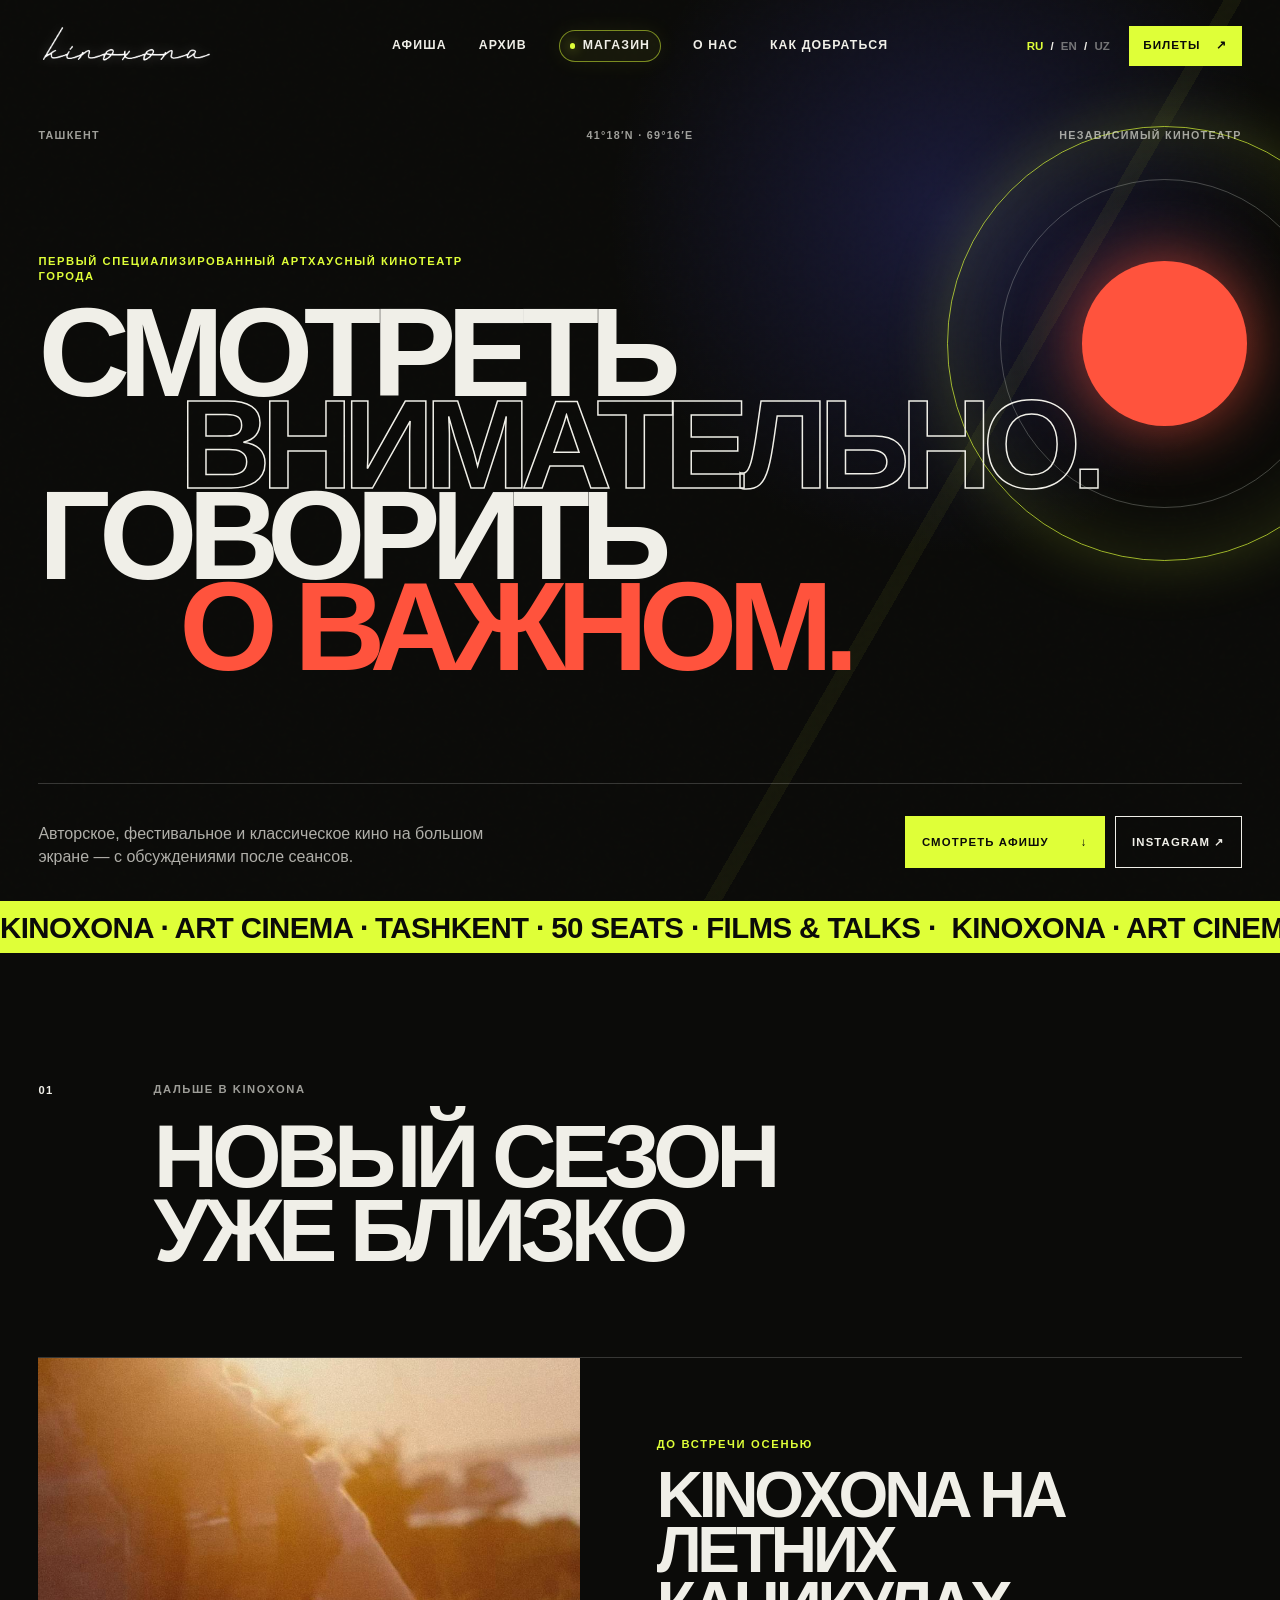
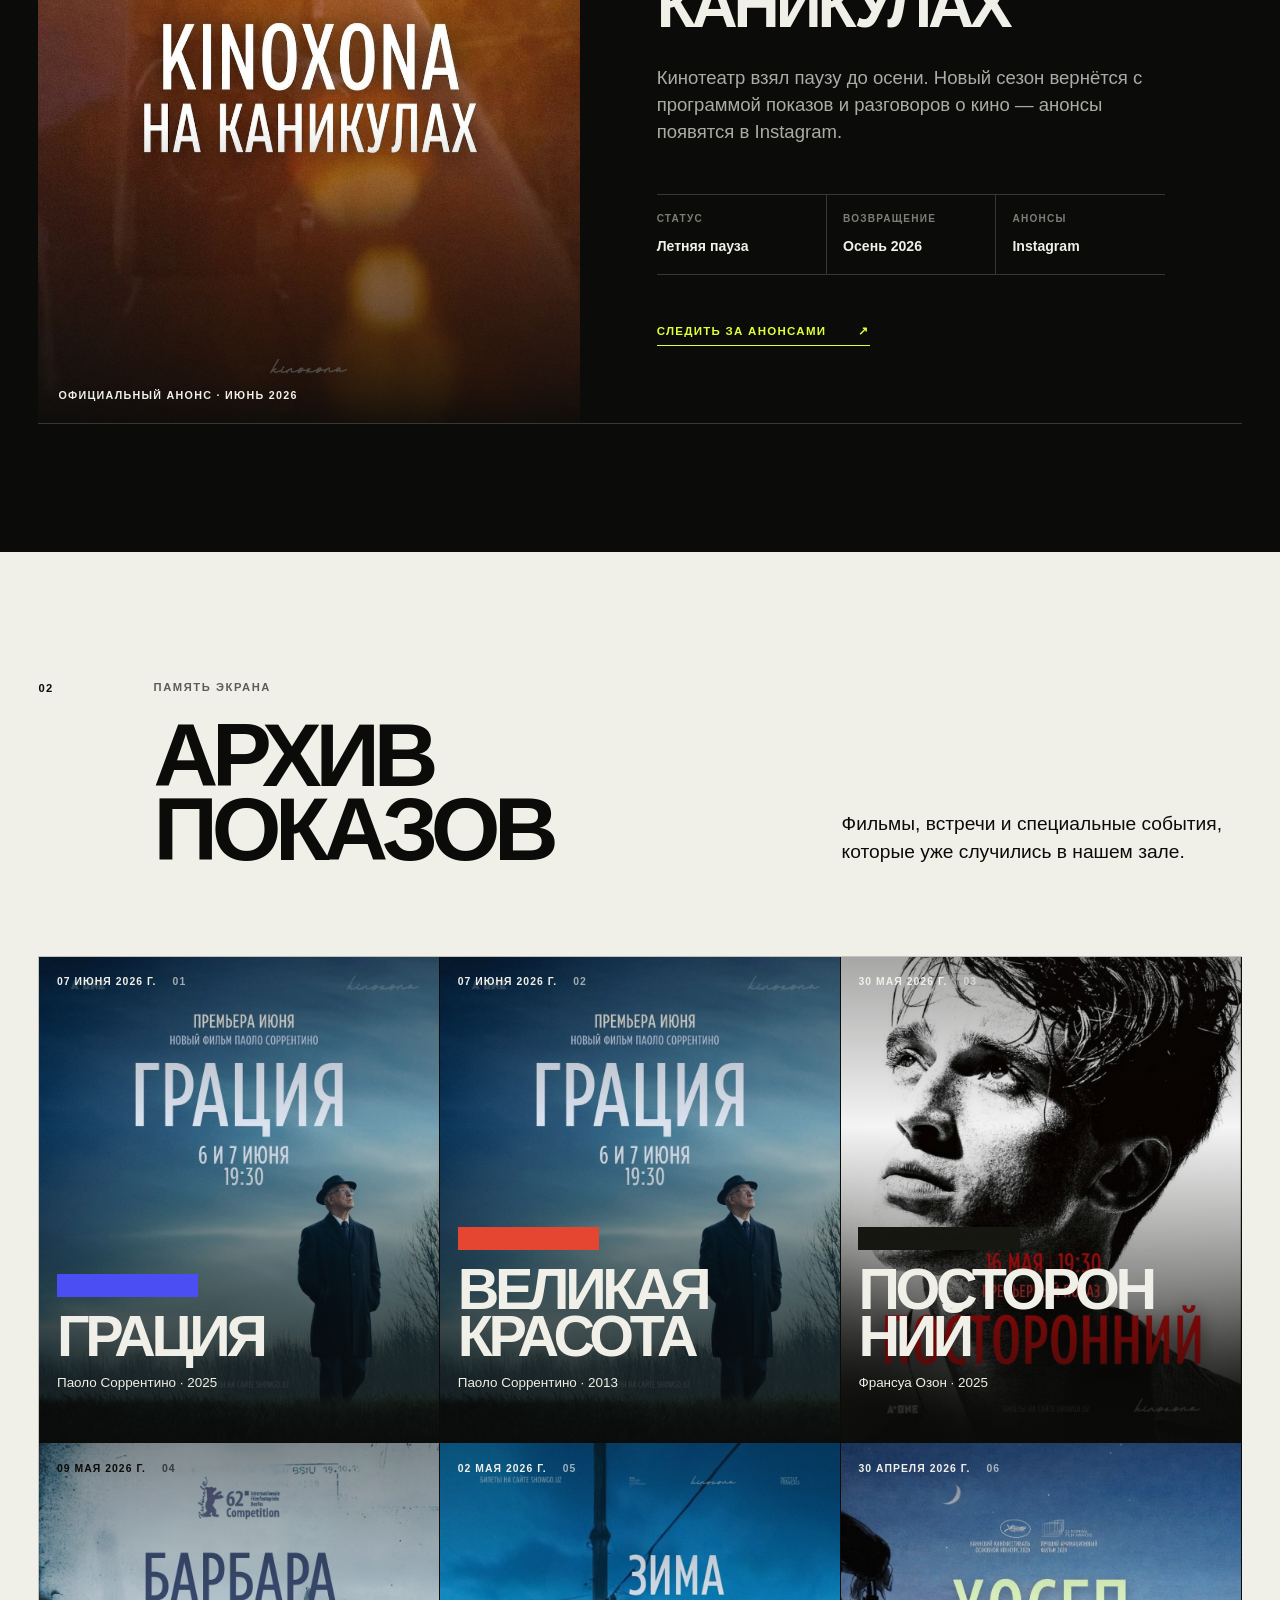
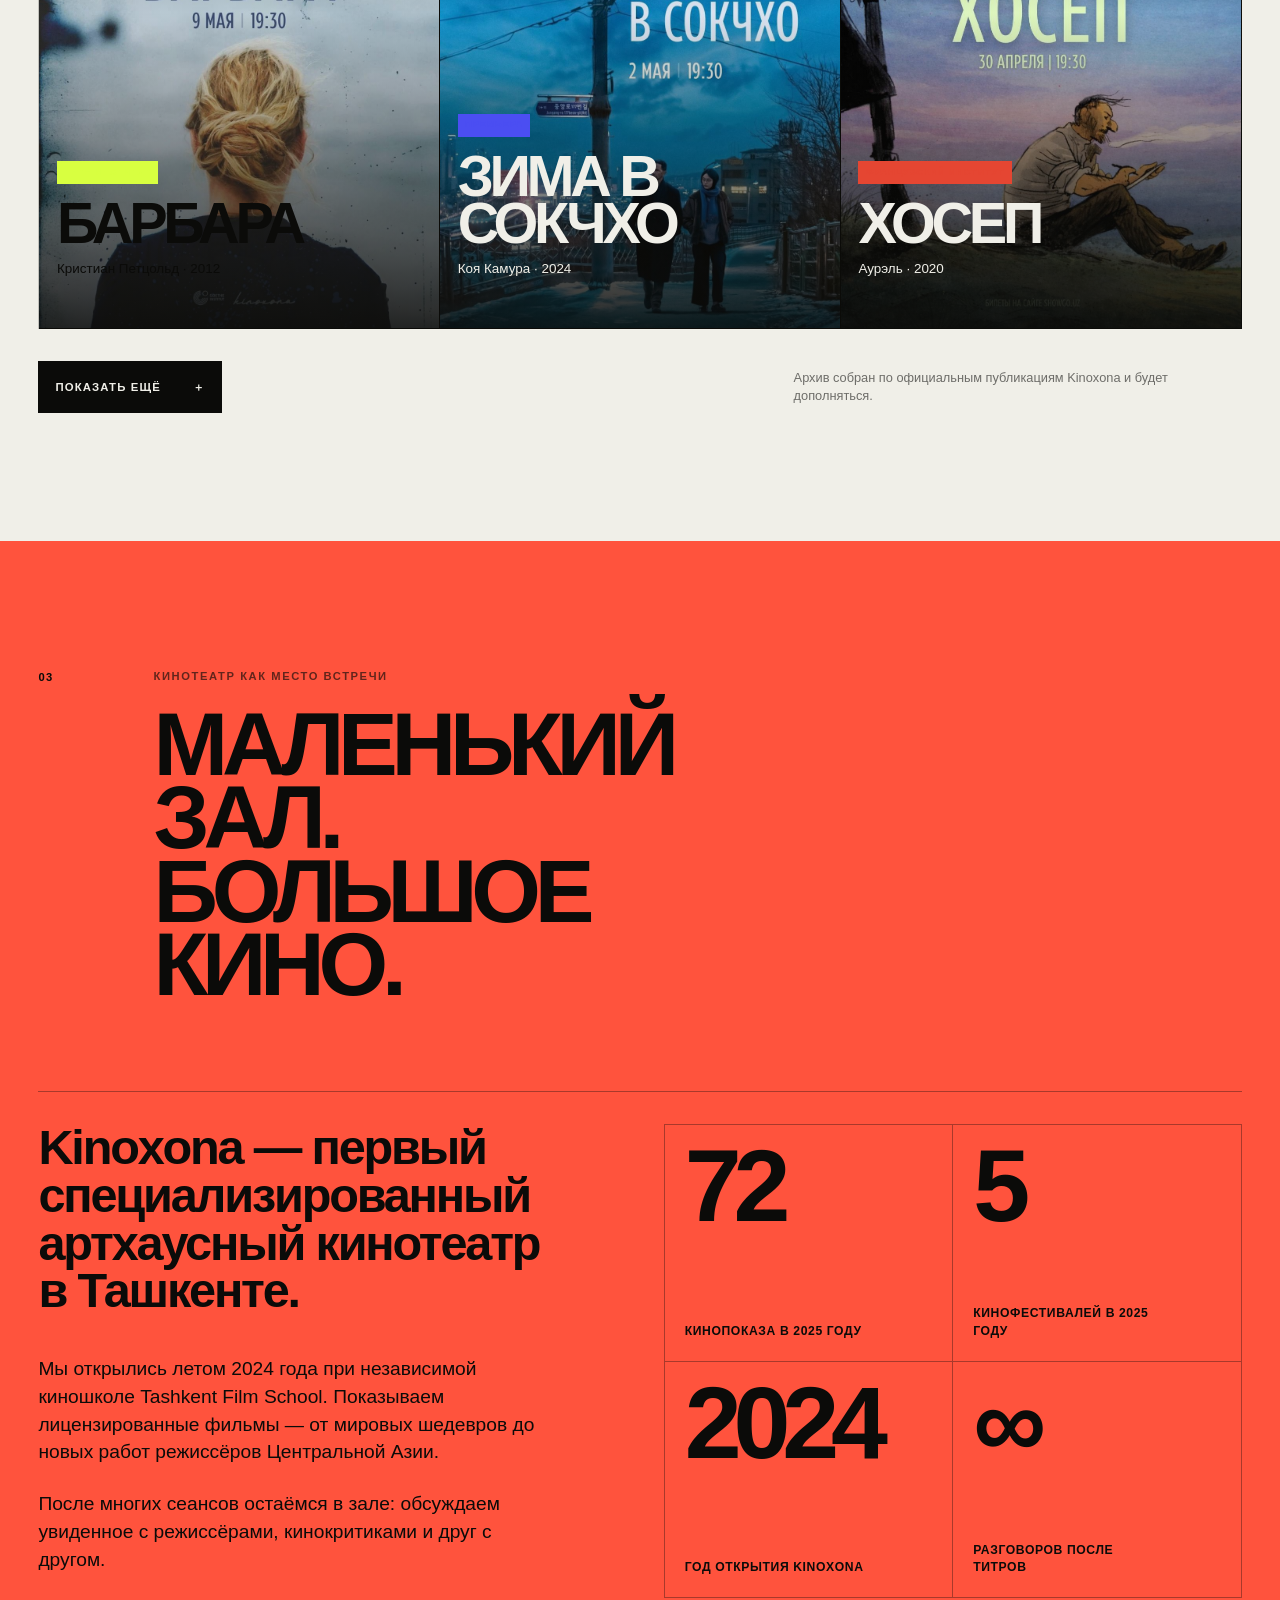
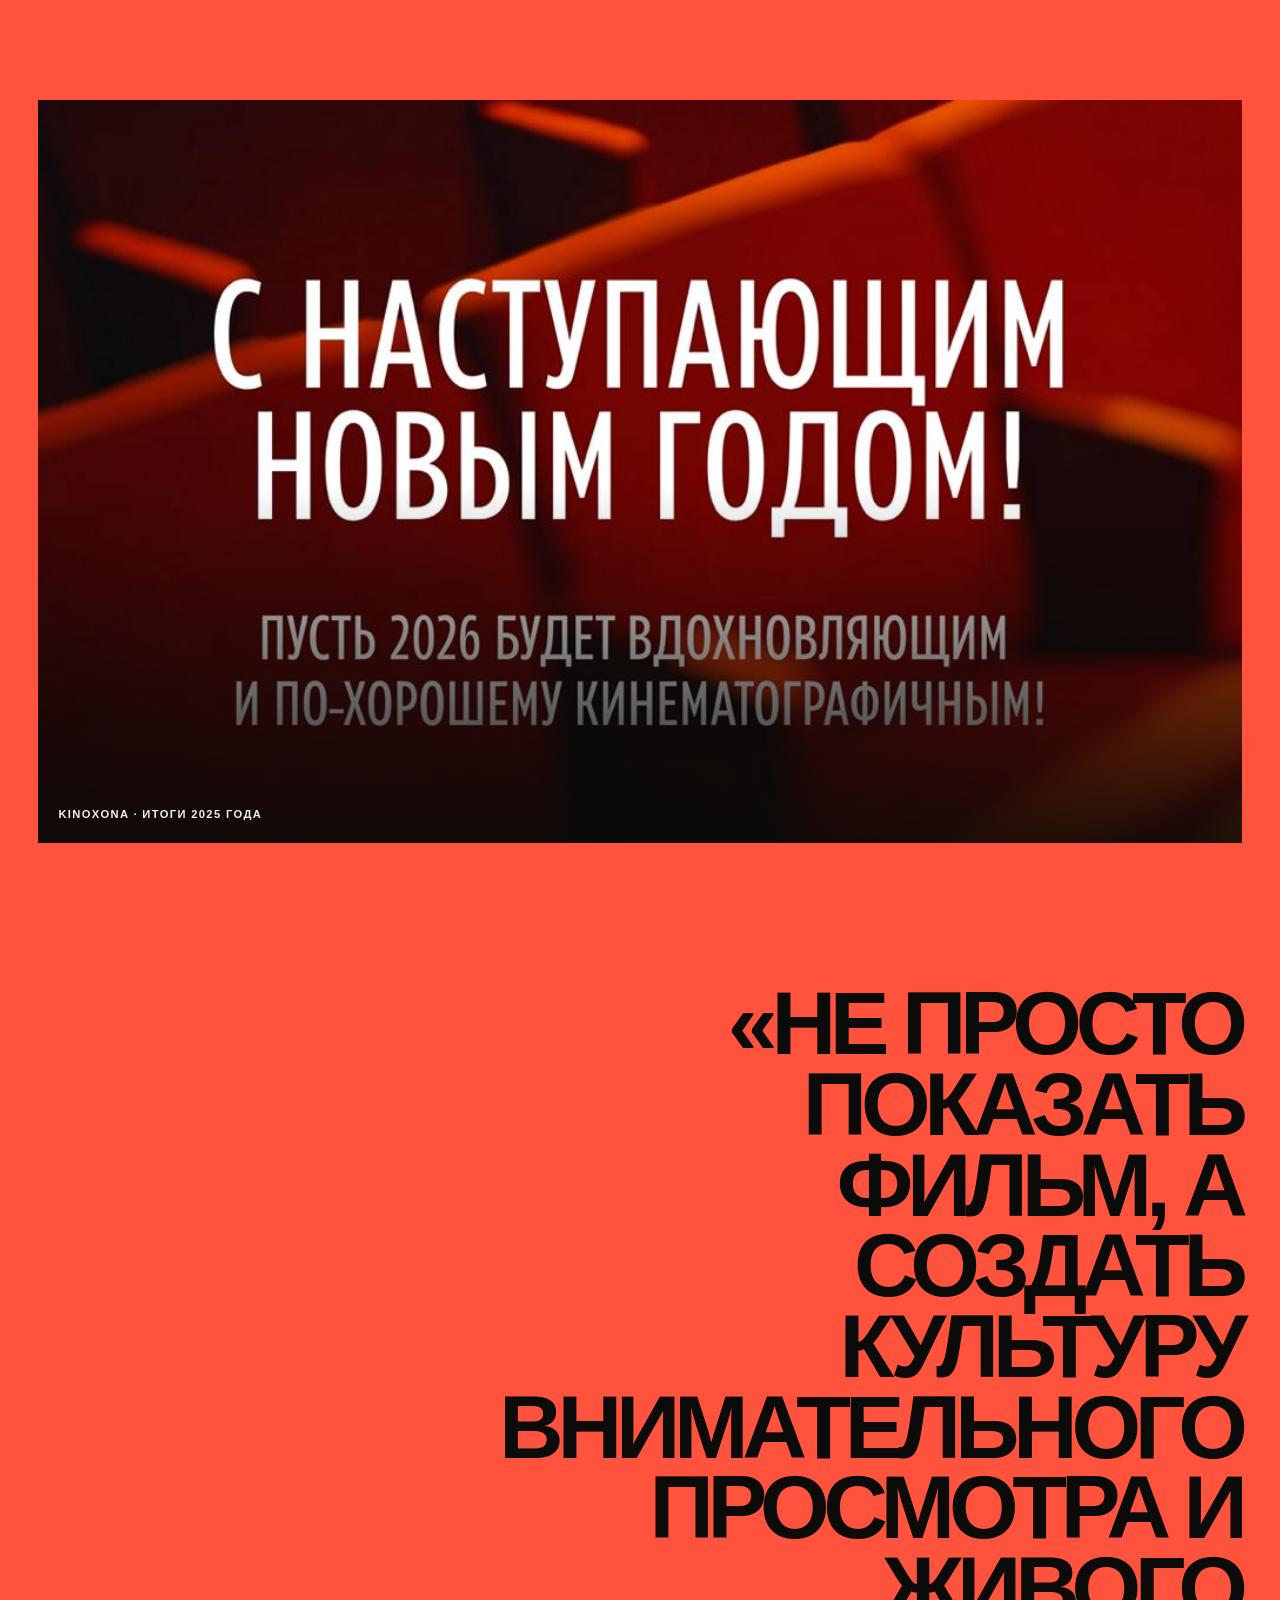
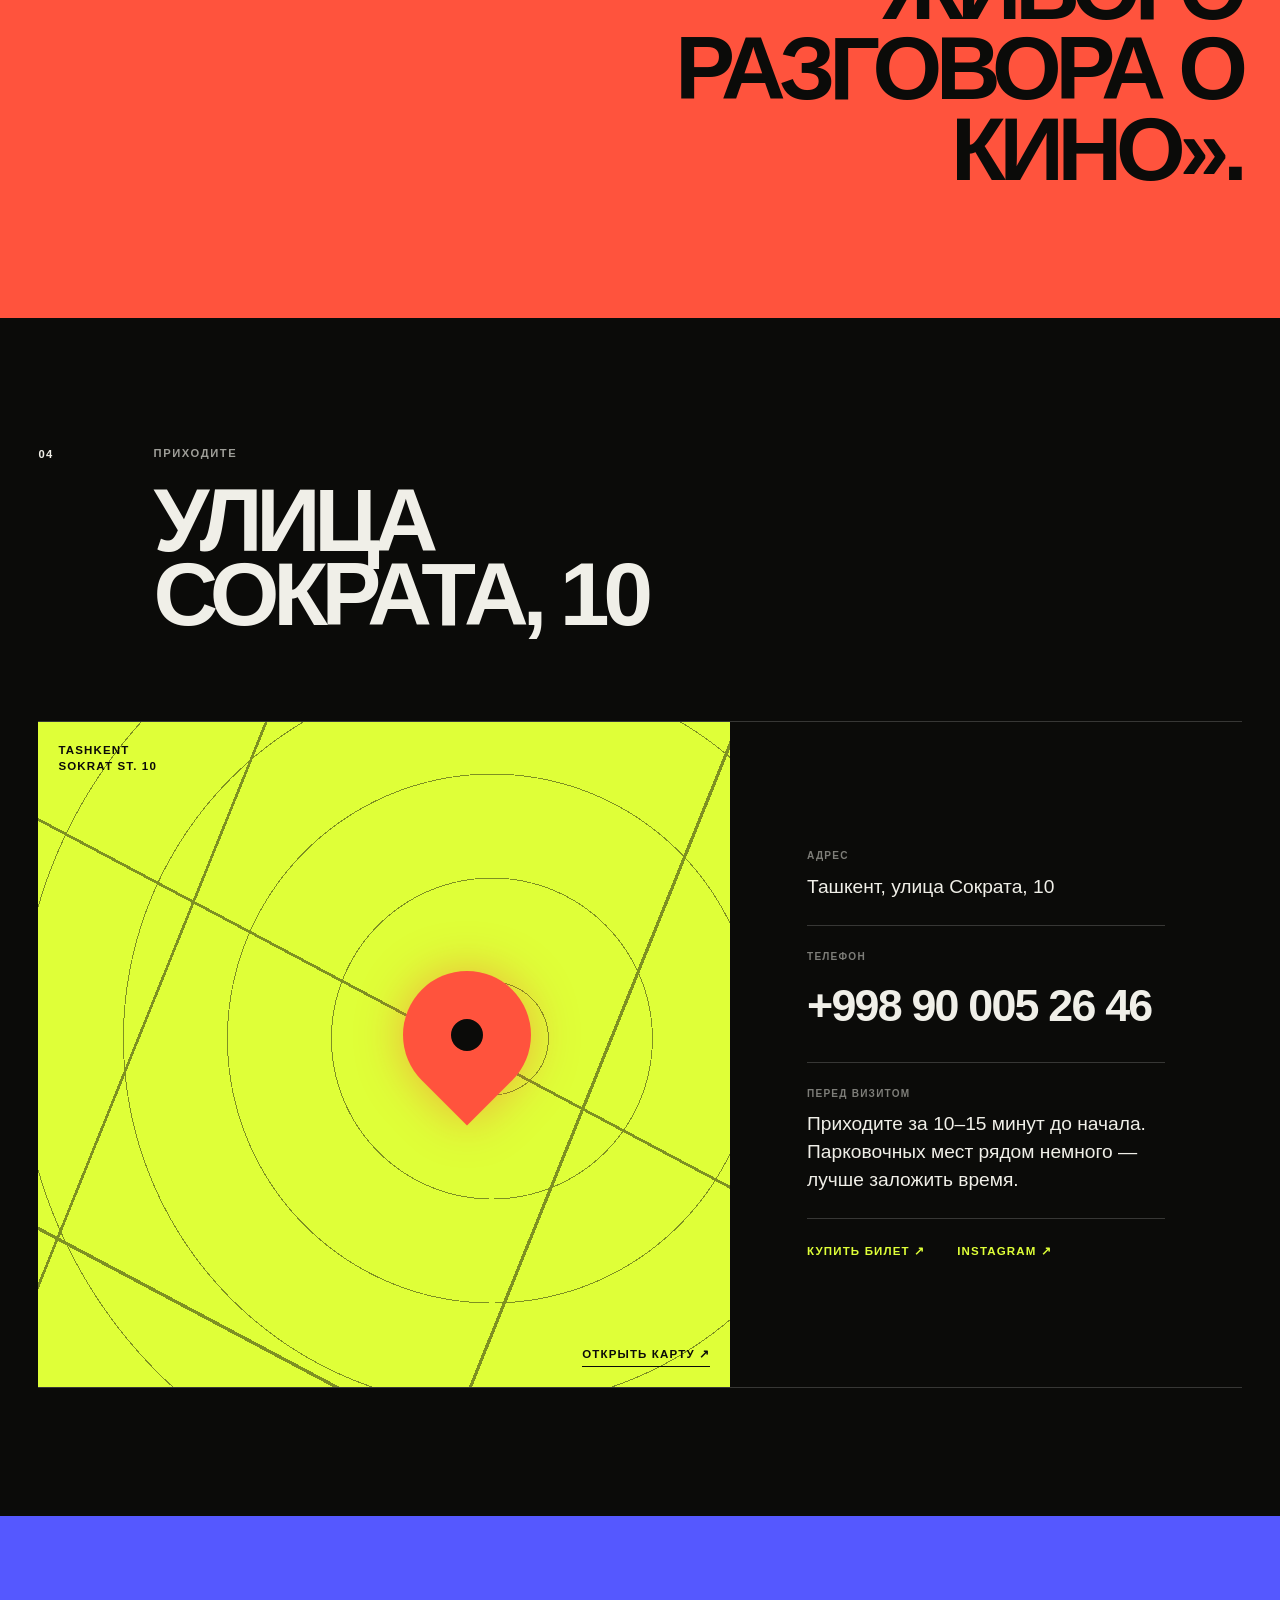
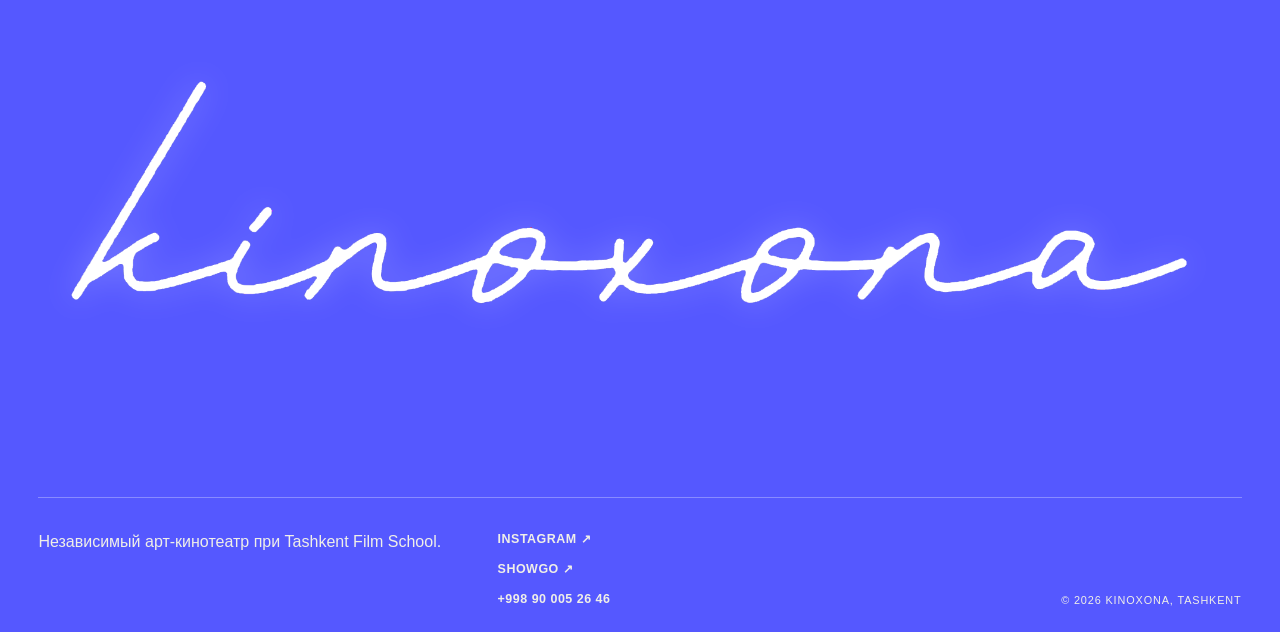
<file: index.html>
<!doctype html>
<html lang="ru">
  <head>
    <meta charset="UTF-8" />
    <meta name="viewport" content="width=device-width, initial-scale=1.0" />
    <meta
      name="description"
      content="Kinoxona — независимый артхаусный кинотеатр в Ташкенте при Tashkent Film School. Авторское, фестивальное и классическое кино."
    />
    <meta name="theme-color" content="#0b0b09" />
    <meta property="og:title" content="Kinoxona — арт-кинотеатр в Ташкенте" />
    <meta
      property="og:description"
      content="Настоящее кино на большом экране. Показы, обсуждения и встречи в камерном зале на 50 мест."
    />
    <meta property="og:type" content="website" />
    <title>Kinoxona — арт-кинотеатр в Ташкенте</title>
    <link rel="icon" href="assets/kinoxona-logo.png" type="image/png" />
    <link rel="stylesheet" href="styles.css?v=20260822-2" />
    <script src="script.js" defer></script>
  </head>
  <body>
    <a class="skip-link" href="#main" data-i18n="skipContent">К содержанию</a>

    <header class="site-header" data-header>
      <a class="brand" href="#top" aria-label="Kinoxona — на главную" data-i18n-aria="homeLabel">
        <img src="assets/kinoxona-logo.png" alt="Kinoxona" />
      </a>

      <button class="menu-toggle" type="button" aria-expanded="false" aria-controls="main-nav">
        <span></span><span></span>
        <span class="sr-only" data-i18n="openMenu">Открыть меню</span>
      </button>

      <nav class="main-nav" id="main-nav" aria-label="Основная навигация" data-i18n-aria="mainNavigation">
        <a href="#program" data-i18n="navProgram">Афиша</a>
        <a href="#archive" data-i18n="navArchive">Архив</a>
        <a class="nav-store" href="store.html" data-i18n="navStore">Магазин</a>
        <a href="#about" data-i18n="navAbout">О нас</a>
        <a href="#visit" data-i18n="navVisit">Как добраться</a>
      </nav>

      <div class="header-actions">
        <div class="language-switch" aria-label="Language selection">
          <button class="language-button is-active" type="button" data-lang="ru">RU</button>
          <span>/</span>
          <button class="language-button" type="button" data-lang="en">EN</button>
          <span>/</span>
          <button class="language-button" type="button" data-lang="uz">UZ</button>
        </div>
        <a class="ticket-link" href="https://showgo.uz" target="_blank" rel="noreferrer">
          <span data-i18n="tickets">Билеты</span>
          <span aria-hidden="true">↗</span>
        </a>
      </div>
    </header>

    <main id="main">
      <section class="hero" id="top">
        <div class="hero-glow" aria-hidden="true"></div>
        <div class="hero-meta reveal">
          <span data-i18n="city">Ташкент</span>
          <span>41°18′N · 69°16′E</span>
          <span data-i18n="independent">Независимый кинотеатр</span>
        </div>

        <div class="hero-title reveal">
          <p class="eyebrow" data-i18n="heroEyebrow">Первый специализированный артхаусный кинотеатр города</p>
          <h1>
            <span data-i18n="heroLineOne">Смотреть</span>
            <span class="outline" data-i18n="heroLineTwo">внимательно.</span>
            <span data-i18n="heroLineThree">Говорить</span>
            <span class="accent" data-i18n="heroLineFour">о важном.</span>
          </h1>
        </div>

        <div class="hero-bottom reveal">
          <p data-i18n="heroCopy">
            Авторское, фестивальное и классическое кино на большом экране — с обсуждениями после сеансов.
          </p>
          <div class="hero-cta">
            <a class="button button-primary" href="#program">
              <span data-i18n="seeProgram">Смотреть афишу</span>
              <span aria-hidden="true">↓</span>
            </a>
            <a
              class="button button-ghost"
              href="https://www.instagram.com/kinoxona_tfs/"
              target="_blank"
              rel="noreferrer"
            >
              Instagram ↗
            </a>
          </div>
        </div>
      </section>

      <div class="ticker" aria-hidden="true">
        <div class="ticker-track">
          <span>KINOXONA · ART CINEMA · TASHKENT · 50 SEATS · FILMS & TALKS ·</span>
          <span>KINOXONA · ART CINEMA · TASHKENT · 50 SEATS · FILMS & TALKS ·</span>
        </div>
      </div>

      <section class="program section-dark" id="program">
        <div class="section-heading reveal">
          <p class="section-number">01</p>
          <div>
            <p class="eyebrow" data-i18n="nextUp">Дальше в Kinoxona</p>
            <h2 data-i18n="programTitle">Новый сезон<br />уже близко</h2>
          </div>
        </div>

        <div class="program-feature reveal">
          <figure class="program-poster program-poster-photo">
            <img src="assets/season-break.jpg" alt="Kinoxona на летних каникулах" />
            <figcaption data-i18n="seasonBreakCaption">Официальный анонс · июнь 2026</figcaption>
          </figure>
          <div class="program-info">
            <p class="program-kicker" data-i18n="announcingSoon">До встречи осенью</p>
            <h3 data-i18n="programFeatureTitle">Kinoxona на летних каникулах</h3>
            <p data-i18n="programFeatureCopy">
              Кинотеатр взял паузу до осени. Новый сезон вернётся с программой показов и разговоров о кино — анонсы появятся в Instagram.
            </p>
            <div class="program-details">
              <div>
                <span data-i18n="statusLabel">Статус</span>
                <strong data-i18n="statusValue">Летняя пауза</strong>
              </div>
              <div>
                <span data-i18n="seasonLabel">Возвращение</span>
                <strong data-i18n="seasonValue">Осень 2026</strong>
              </div>
              <div>
                <span data-i18n="announcementsLabel">Анонсы</span>
                <strong>Instagram</strong>
              </div>
            </div>
            <a
              class="text-link"
              href="https://www.instagram.com/kinoxona_tfs/"
              target="_blank"
              rel="noreferrer"
            >
              <span data-i18n="followAnnouncements">Следить за анонсами</span>
              <span aria-hidden="true">↗</span>
            </a>
          </div>
        </div>
      </section>

      <section class="archive section-light" id="archive">
        <div class="section-heading reveal">
          <p class="section-number">02</p>
          <div>
            <p class="eyebrow" data-i18n="memory">Память экрана</p>
            <h2 data-i18n="archiveTitle">Архив<br />показов</h2>
          </div>
          <p class="section-intro" data-i18n="archiveIntro">
            Фильмы, встречи и специальные события, которые уже случились в нашем зале.
          </p>
        </div>

        <div class="archive-grid" id="archive-grid" aria-live="polite">
          <article class="screening-card screening-card-photo">
            <img class="card-image" src="assets/screening-sorrentino.jpg" alt="Афиша фильма Грация" />
            <span class="card-shade" aria-hidden="true"></span>
            <div class="card-top"><span>07 июня 2026</span><span class="card-index">01</span></div>
            <div class="card-bottom">
              <span class="card-note">Sorrentino Weekend</span>
              <h3>Грация</h3>
              <p class="card-meta">Паоло Соррентино · 2025</p>
            </div>
          </article>
          <article class="screening-card screening-card-photo">
            <img class="card-image" src="assets/screening-outsider.jpg" alt="Афиша фильма Посторонний" />
            <span class="card-shade" aria-hidden="true"></span>
            <div class="card-top"><span>30 мая 2026</span><span class="card-index">02</span></div>
            <div class="card-bottom">
              <span class="card-note">Дополнительный сеанс</span>
              <h3>Посторонний</h3>
              <p class="card-meta">Франсуа Озон · 2025</p>
            </div>
          </article>
          <article class="screening-card screening-card-photo">
            <img class="card-image" src="assets/screening-barbara.jpg" alt="Афиша фильма Барбара" />
            <span class="card-shade" aria-hidden="true"></span>
            <div class="card-top"><span>09 мая 2026</span><span class="card-index">03</span></div>
            <div class="card-bottom">
              <span class="card-note">Гёте-Институт</span>
              <h3>Барбара</h3>
              <p class="card-meta">Кристиан Петцольд · 2012</p>
            </div>
          </article>
          <article class="screening-card screening-card-photo">
            <img class="card-image" src="assets/screening-sokcho.jpg" alt="Афиша фильма Зима в Сокчхо" />
            <span class="card-shade" aria-hidden="true"></span>
            <div class="card-top"><span>02 мая 2026</span><span class="card-index">04</span></div>
            <div class="card-bottom">
              <span class="card-note">Премьера</span>
              <h3>Зима в Сокчхо</h3>
              <p class="card-meta">Коя Камура · 2024</p>
            </div>
          </article>
          <article class="screening-card screening-card-photo">
            <img class="card-image" src="assets/screening-josep.jpg" alt="Афиша фильма Хосеп" />
            <span class="card-shade" aria-hidden="true"></span>
            <div class="card-top"><span>30 апреля 2026</span><span class="card-index">05</span></div>
            <div class="card-bottom">
              <span class="card-note">Французский институт</span>
              <h3>Хосеп</h3>
              <p class="card-meta">Аурэль · 2020</p>
            </div>
          </article>
          <article class="screening-card screening-card-photo">
            <img class="card-image" src="assets/screening-souleymane.jpg" alt="Афиша фильма История Сулеймана" />
            <span class="card-shade" aria-hidden="true"></span>
            <div class="card-top"><span>23 апреля 2026</span><span class="card-index">06</span></div>
            <div class="card-bottom">
              <span class="card-note">Канн · Особый взгляд</span>
              <h3>История Сулеймана</h3>
              <p class="card-meta">Борис Ложкин · 2024</p>
            </div>
          </article>
        </div>
        <div class="archive-actions reveal">
          <button class="button button-dark" type="button" id="archive-toggle">
            <span data-i18n="showMore">Показать ещё</span>
            <span aria-hidden="true">＋</span>
          </button>
          <p data-i18n="archiveNote">Архив собран по официальным публикациям Kinoxona и будет дополняться.</p>
        </div>
      </section>

      <dialog class="screening-dialog" id="screening-dialog" aria-labelledby="dialog-title">
        <div class="dialog-layout">
          <figure class="dialog-poster">
            <img id="dialog-image" alt="" />
          </figure>
          <div class="dialog-content">
            <button class="dialog-close" type="button" data-dialog-close>
              <span data-i18n="closeDialog">Закрыть</span>
              <span aria-hidden="true">×</span>
            </button>
            <p class="dialog-eyebrow" id="dialog-note"></p>
            <h2 id="dialog-title"></h2>
            <dl class="dialog-facts">
              <div>
                <dt data-i18n="dateLabel">Дата</dt>
                <dd id="dialog-date"></dd>
              </div>
              <div>
                <dt data-i18n="timeLabel">Время</dt>
                <dd id="dialog-time"></dd>
              </div>
              <div>
                <dt data-i18n="filmLabel">Фильм</dt>
                <dd id="dialog-film"></dd>
              </div>
            </dl>
            <p class="dialog-description" id="dialog-description"></p>
            <a class="text-link dialog-source" id="dialog-source" href="#" target="_blank" rel="noreferrer">
              <span data-i18n="sourcePost">Официальная публикация</span>
              <span aria-hidden="true">↗</span>
            </a>
          </div>
        </div>
      </dialog>

      <section class="about section-red" id="about">
        <div class="section-heading reveal">
          <p class="section-number">03</p>
          <div>
            <p class="eyebrow" data-i18n="aboutEyebrow">Кинотеатр как место встречи</p>
            <h2 data-i18n="aboutTitle">Маленький зал.<br />Большое кино.</h2>
          </div>
        </div>

        <div class="about-grid">
          <div class="about-copy reveal">
            <p class="lead" data-i18n="aboutLead">
              Kinoxona — первый специализированный артхаусный кинотеатр в Ташкенте.
            </p>
            <p data-i18n="aboutCopyOne">
              Мы открылись летом 2024 года при независимой киношколе Tashkent Film School. Показываем лицензированные фильмы — от мировых шедевров до новых работ режиссёров Центральной Азии.
            </p>
            <p data-i18n="aboutCopyTwo">
              После многих сеансов остаёмся в зале: обсуждаем увиденное с режиссёрами, кинокритиками и друг с другом.
            </p>
          </div>

          <div class="facts reveal">
            <article>
              <strong>72</strong>
              <span data-i18n="screenings2025">кинопоказа в 2025 году</span>
            </article>
            <article>
              <strong>5</strong>
              <span data-i18n="festivals2025">кинофестивалей в 2025 году</span>
            </article>
            <article>
              <strong>2024</strong>
              <span data-i18n="opened">год открытия Kinoxona</span>
            </article>
            <article>
              <strong>∞</strong>
              <span data-i18n="conversation">разговоров после титров</span>
            </article>
          </div>
        </div>

        <figure class="about-photo reveal">
          <img src="assets/venue-seats.jpg" alt="Красные кресла в зале Kinoxona" loading="lazy" />
          <figcaption data-i18n="aboutPhotoCaption">Kinoxona · итоги 2025 года</figcaption>
        </figure>

        <blockquote class="manifesto reveal" data-i18n="manifesto">
          «Не просто показать фильм, а создать культуру внимательного просмотра и живого разговора о кино».
        </blockquote>
      </section>

      <section class="visit section-dark" id="visit">
        <div class="section-heading reveal">
          <p class="section-number">04</p>
          <div>
            <p class="eyebrow" data-i18n="comeOver">Приходите</p>
            <h2 data-i18n="visitTitle">Улица<br />Сократа, 10</h2>
          </div>
        </div>

        <div class="visit-grid">
          <div class="map-card reveal">
            <div class="map-lines" aria-hidden="true"></div>
            <div class="map-pin" aria-hidden="true"><span></span></div>
            <p>TASHKENT<br />SOKRAT ST. 10</p>
            <a
              href="https://www.google.com/maps/search/?api=1&query=Kinoxona%2C%20Sokrat%2010%2C%20Tashkent"
              target="_blank"
              rel="noreferrer"
              aria-label="Открыть Kinoxona на карте"
              data-i18n-aria="mapLabel"
            >
              <span data-i18n="openMap">Открыть карту</span> ↗
            </a>
          </div>

          <div class="visit-details reveal">
            <div>
              <span class="detail-label" data-i18n="addressLabel">Адрес</span>
              <p data-i18n="addressValue">Ташкент, улица Сократа, 10</p>
            </div>
            <div>
              <span class="detail-label" data-i18n="phoneLabel">Телефон</span>
              <a href="tel:+998900052646">+998 90 005 26 46</a>
            </div>
            <div>
              <span class="detail-label" data-i18n="beforeVisit">Перед визитом</span>
              <p data-i18n="visitCopy">
                Приходите за 10–15 минут до начала. Парковочных мест рядом немного — лучше заложить время.
              </p>
            </div>
            <div class="visit-links">
              <a href="https://showgo.uz" target="_blank" rel="noreferrer">
                <span data-i18n="buyTickets">Купить билет</span> ↗
              </a>
              <a href="https://www.instagram.com/kinoxona_tfs/" target="_blank" rel="noreferrer">
                Instagram ↗
              </a>
            </div>
          </div>
        </div>
      </section>
    </main>

    <footer class="site-footer">
      <div class="footer-logo">
        <img src="assets/kinoxona-logo.png" alt="Kinoxona" />
      </div>
      <p data-i18n="footerDescription">Независимый арт-кинотеатр при Tashkent Film School.</p>
      <div class="footer-links">
        <a href="https://www.instagram.com/kinoxona_tfs/" target="_blank" rel="noreferrer">Instagram ↗</a>
        <a href="https://showgo.uz" target="_blank" rel="noreferrer">ShowGo ↗</a>
        <a href="tel:+998900052646">+998 90 005 26 46</a>
      </div>
      <p class="copyright">© <span id="year"></span> Kinoxona, Tashkent</p>
    </footer>
  </body>
</html>
</file>
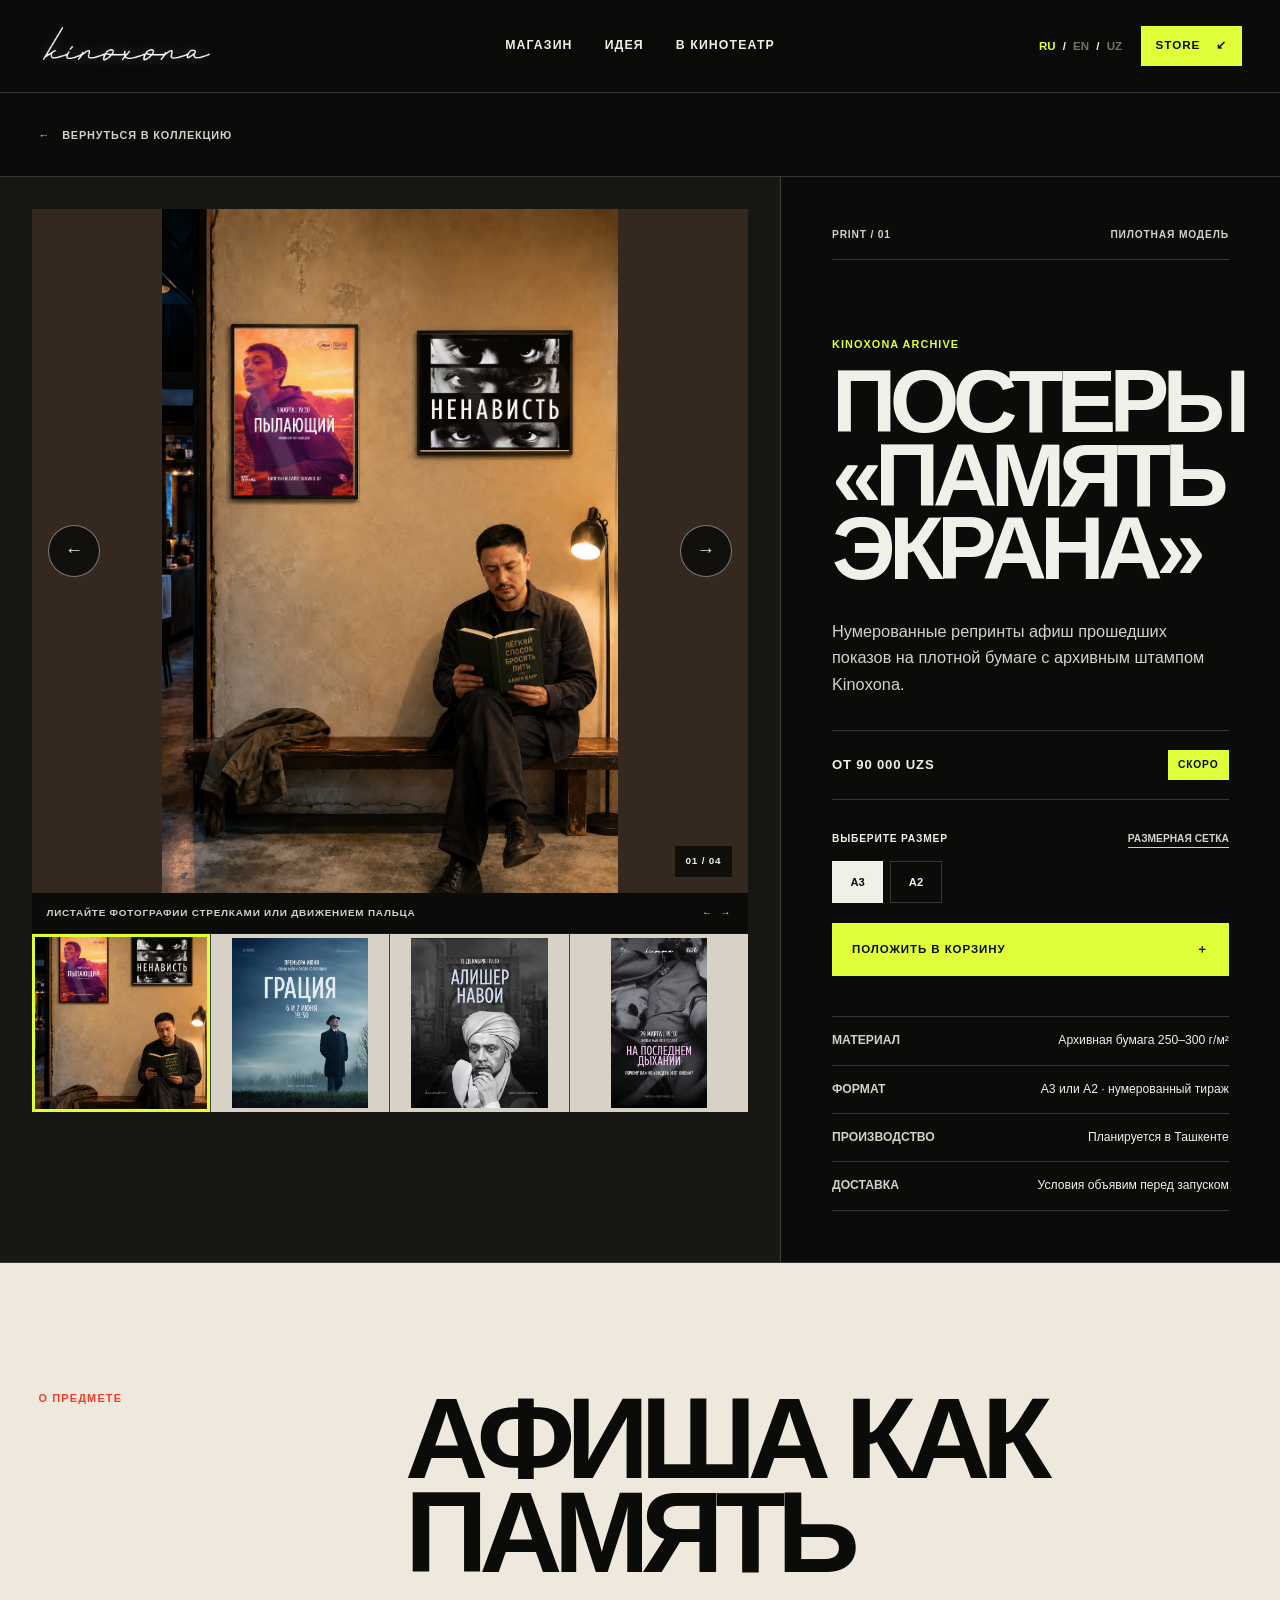
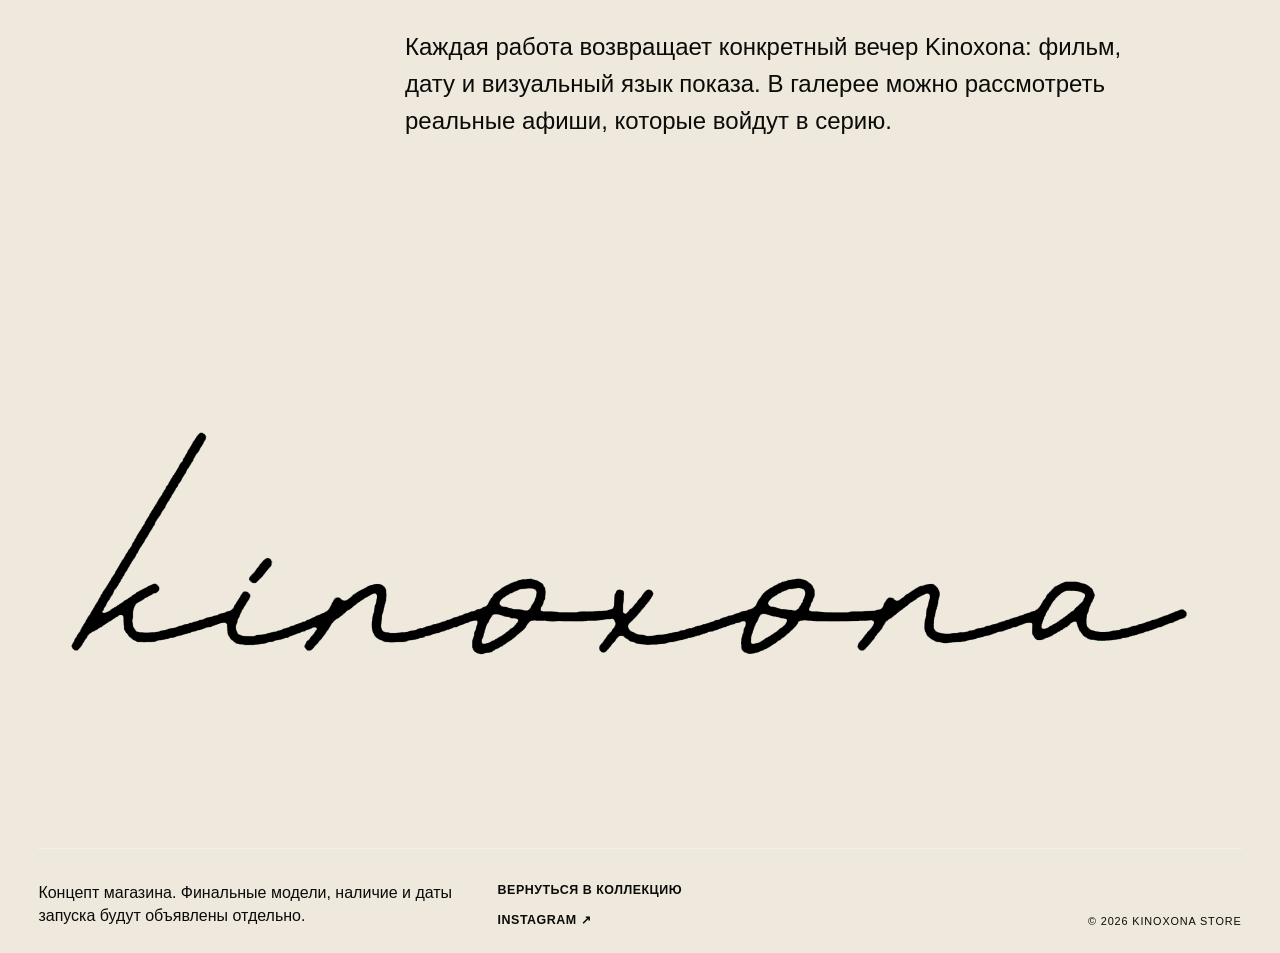
<file: product.html>
<!doctype html>
<html lang="ru">
  <head>
    <meta charset="UTF-8" />
    <meta name="viewport" content="width=device-width, initial-scale=1.0" />
    <meta name="description" content="Карточка товара Kinoxona Store." />
    <meta name="theme-color" content="#0b0b09" />
    <title>Kinoxona Store — товар</title>
    <link rel="icon" href="assets/kinoxona-logo.png" type="image/png" />
    <link rel="stylesheet" href="styles.css" />
    <link rel="stylesheet" href="store.css?v=20260822-5" />
    <link rel="stylesheet" href="product.css?v=20260822-4" />
    <script src="product.js?v=20260822-7" defer></script>
  </head>
  <body class="store-page product-page">
    <a class="skip-link" href="#product-main" data-i18n="skipContent">К содержанию</a>

    <header class="site-header store-header is-scrolled" data-header>
      <a class="brand" href="index.html" aria-label="Kinoxona — на главную" data-i18n-aria="homeLabel">
        <img src="assets/kinoxona-logo.png" alt="Kinoxona" />
      </a>

      <button class="menu-toggle" type="button" aria-expanded="false" aria-controls="product-nav">
        <span></span><span></span>
        <span class="sr-only" data-i18n="openMenu">Открыть меню</span>
      </button>

      <nav class="main-nav" id="product-nav" aria-label="Основная навигация" data-i18n-aria="mainNavigation">
        <a href="store.html#collection" data-store-return data-i18n="navStore">Магазин</a>
        <a href="store.html#idea" data-i18n="navIdea">Идея</a>
        <a href="index.html" data-i18n="navCinema">В кинотеатр</a>
      </nav>

      <div class="header-actions">
        <div class="language-switch" aria-label="Language selection">
          <button class="language-button is-active" type="button" data-lang="ru">RU</button>
          <span>/</span>
          <button class="language-button" type="button" data-lang="en">EN</button>
          <span>/</span>
          <button class="language-button" type="button" data-lang="uz">UZ</button>
        </div>
        <a class="ticket-link" href="store.html#collection" data-store-return>
          <span data-i18n="backStoreShort">Store</span>
          <span aria-hidden="true">↙</span>
        </a>
      </div>
    </header>

    <main id="product-main">
      <a class="product-back" href="store.html#collection" data-store-return>
        <span aria-hidden="true">←</span>
        <span data-i18n="backStore">Вернуться в коллекцию</span>
      </a>

      <section class="product-detail" aria-labelledby="product-title">
        <div class="product-gallery" aria-label="Галерея товара" data-i18n-aria="galleryLabel">
          <div class="product-main-image" id="product-main-image" tabindex="0" aria-label="Галерея товара" data-i18n-aria="galleryLabel">
            <div class="product-media" id="product-media"></div>
            <button class="product-gallery-arrow product-gallery-prev" id="product-gallery-prev" type="button" aria-label="Предыдущее фото" data-i18n-aria="previousImage">
              <span aria-hidden="true">←</span>
            </button>
            <button class="product-gallery-arrow product-gallery-next" id="product-gallery-next" type="button" aria-label="Следующее фото" data-i18n-aria="nextImage">
              <span aria-hidden="true">→</span>
            </button>
            <span class="product-image-count" id="product-image-count">01 / 01</span>
          </div>
          <p class="product-gallery-hint" data-i18n="galleryHint">Листайте фотографии стрелками или движением пальца</p>
          <div class="product-thumbnails" id="product-thumbnails"></div>
        </div>

        <aside class="product-summary">
          <div class="product-summary-meta">
            <span id="product-code">Wear / 09</span>
            <span data-i18n="pilotStatus">Пилотная модель</span>
          </div>
          <p class="product-brand" id="product-brand">Kinoxona Store</p>
          <h1 id="product-title">Товар</h1>
          <p class="product-description" id="product-description"></p>

          <div class="product-price-row">
            <strong id="product-price"></strong>
            <span data-i18n="comingSoon">Скоро</span>
          </div>

          <div class="product-options" id="product-options">
            <div class="product-options-label">
              <span data-i18n="chooseOption">Выберите размер</span>
              <button type="button" data-i18n="sizeGuide">Размерная сетка</button>
            </div>
            <div class="product-option-list" id="product-option-list"></div>
          </div>

          <button class="product-cart-button" id="product-cart-button" type="button">
            <span data-i18n="addToCart">Положить в корзину</span>
            <span aria-hidden="true">＋</span>
          </button>
          <p class="product-cart-note" id="product-cart-note" aria-live="polite" hidden></p>

          <dl class="product-specs">
            <div><dt data-i18n="materialLabel">Материал</dt><dd id="product-material"></dd></div>
            <div><dt data-i18n="formatLabel">Формат</dt><dd id="product-format"></dd></div>
            <div><dt data-i18n="productionLabel">Производство</dt><dd data-i18n="productionValue">Планируется в Ташкенте</dd></div>
            <div><dt data-i18n="deliveryLabel">Доставка</dt><dd data-i18n="deliveryValue">Условия объявим перед запуском</dd></div>
          </dl>
        </aside>
      </section>

      <section class="product-editorial">
        <p class="store-overline" data-i18n="aboutObject">О предмете</p>
        <h2 id="product-story-title"></h2>
        <p id="product-story"></p>
      </section>
    </main>

    <footer class="site-footer store-footer product-footer-site">
      <div class="footer-logo"><img src="assets/kinoxona-logo.png" alt="Kinoxona" /></div>
      <p data-i18n="footerCopy">Концепт магазина. Финальные модели, наличие и даты запуска будут объявлены отдельно.</p>
      <div class="footer-links">
        <a href="store.html#collection" data-store-return data-i18n="backStore">Вернуться в коллекцию</a>
        <a href="https://www.instagram.com/kinoxona_tfs/" target="_blank" rel="noreferrer">Instagram ↗</a>
      </div>
      <p class="copyright">© <span id="year"></span> Kinoxona Store</p>
    </footer>
  </body>
</html>
</file>
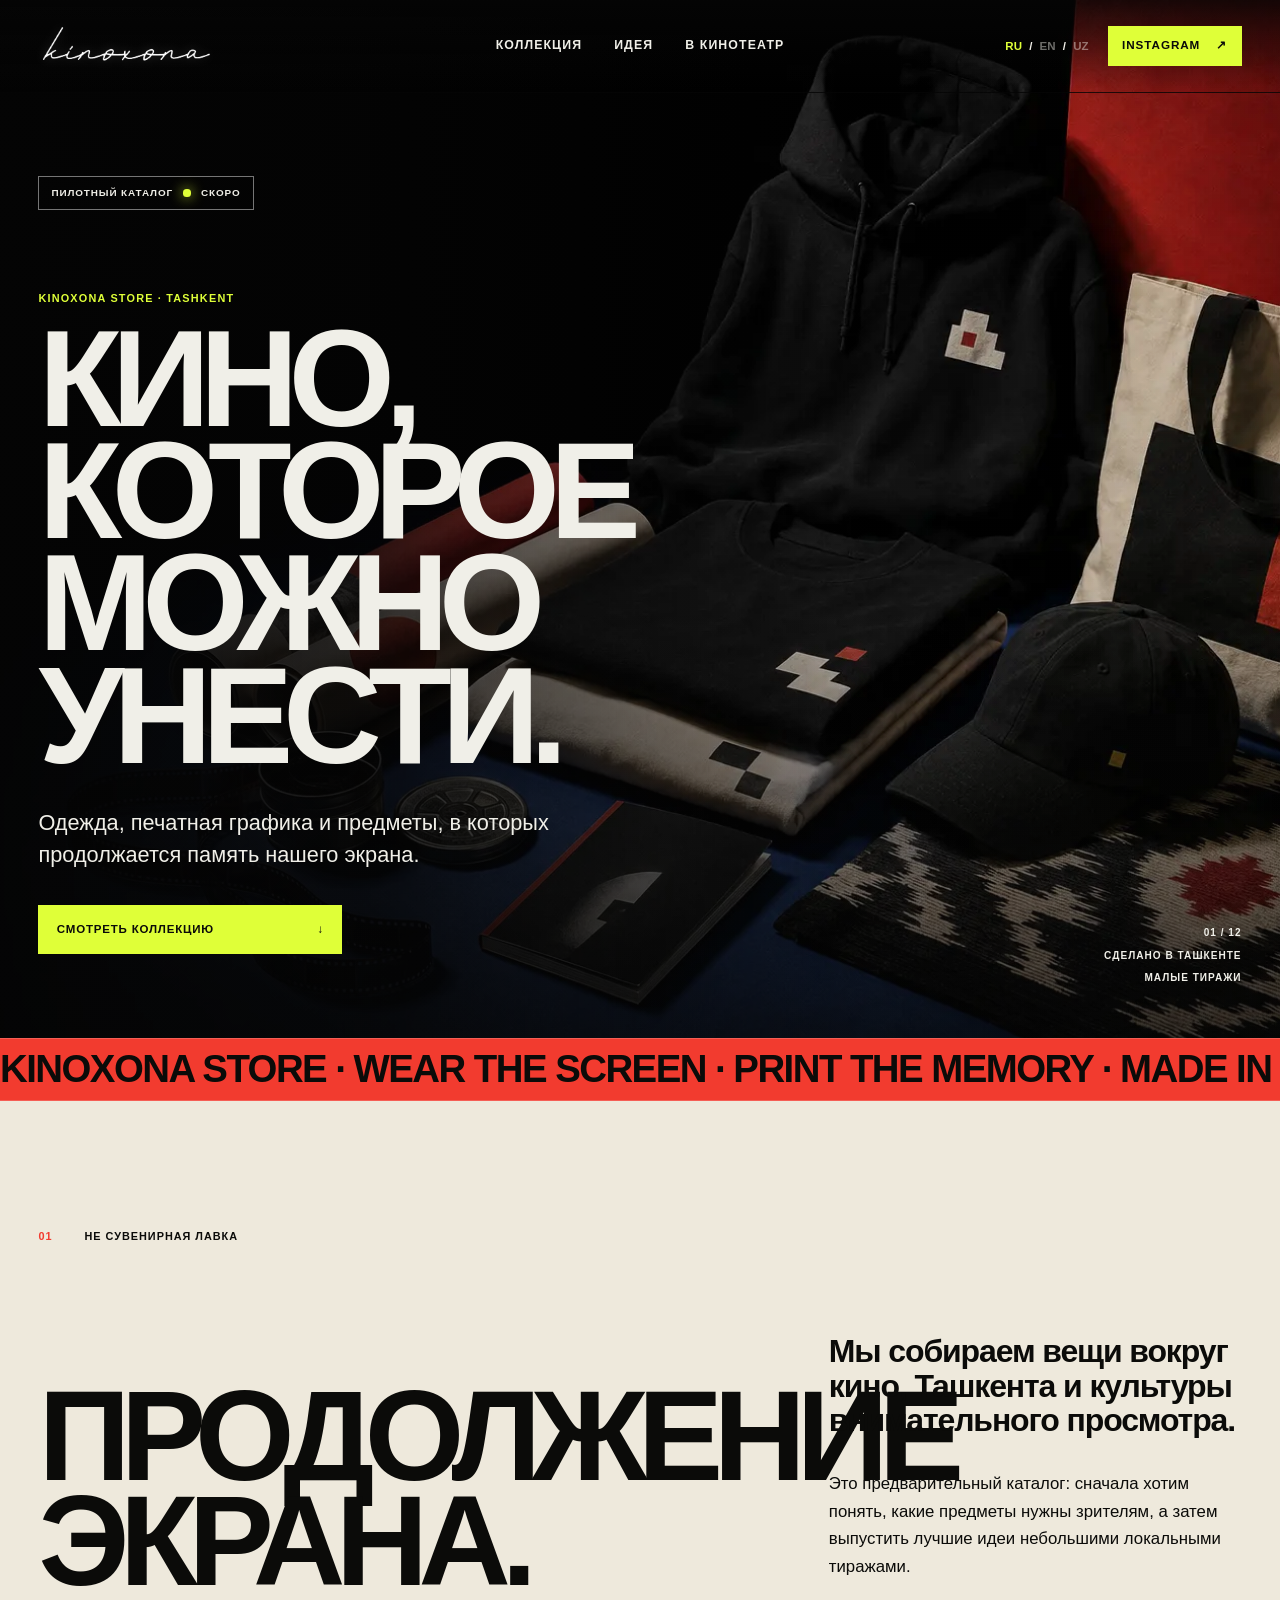
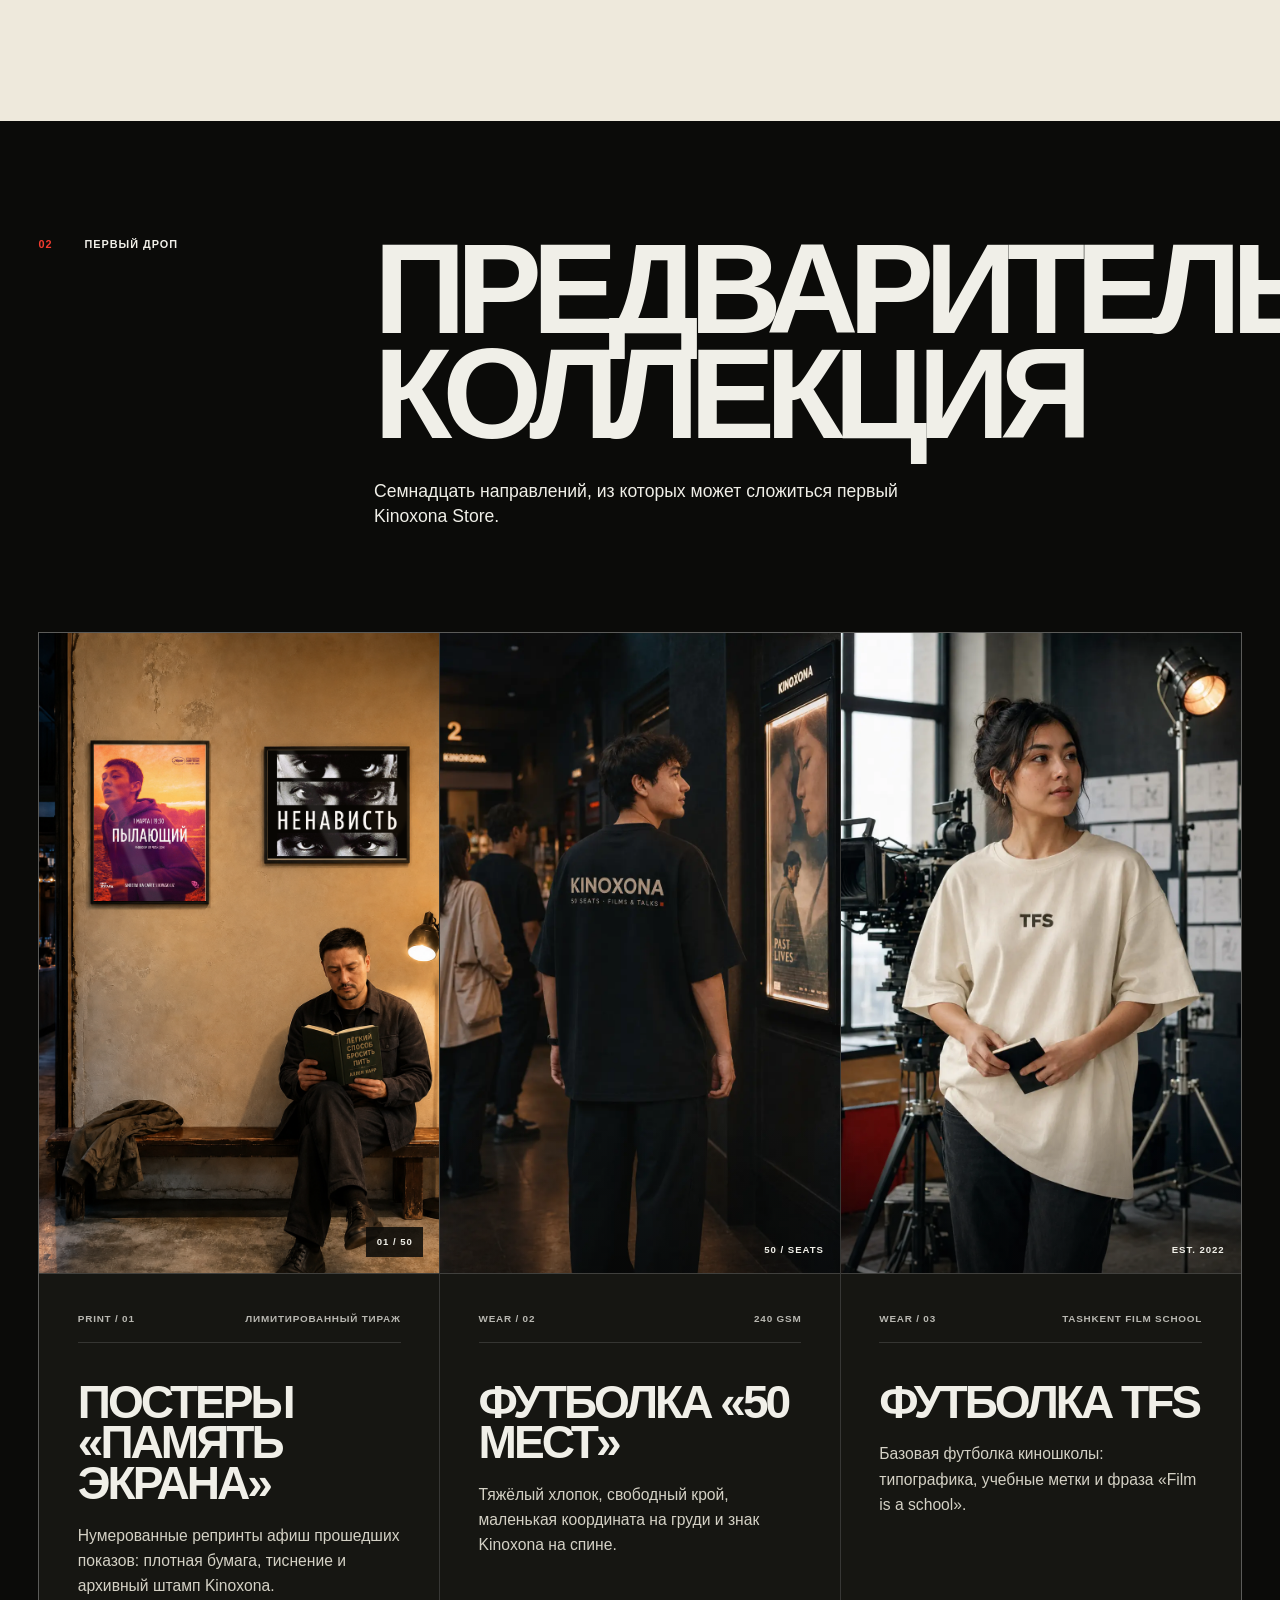
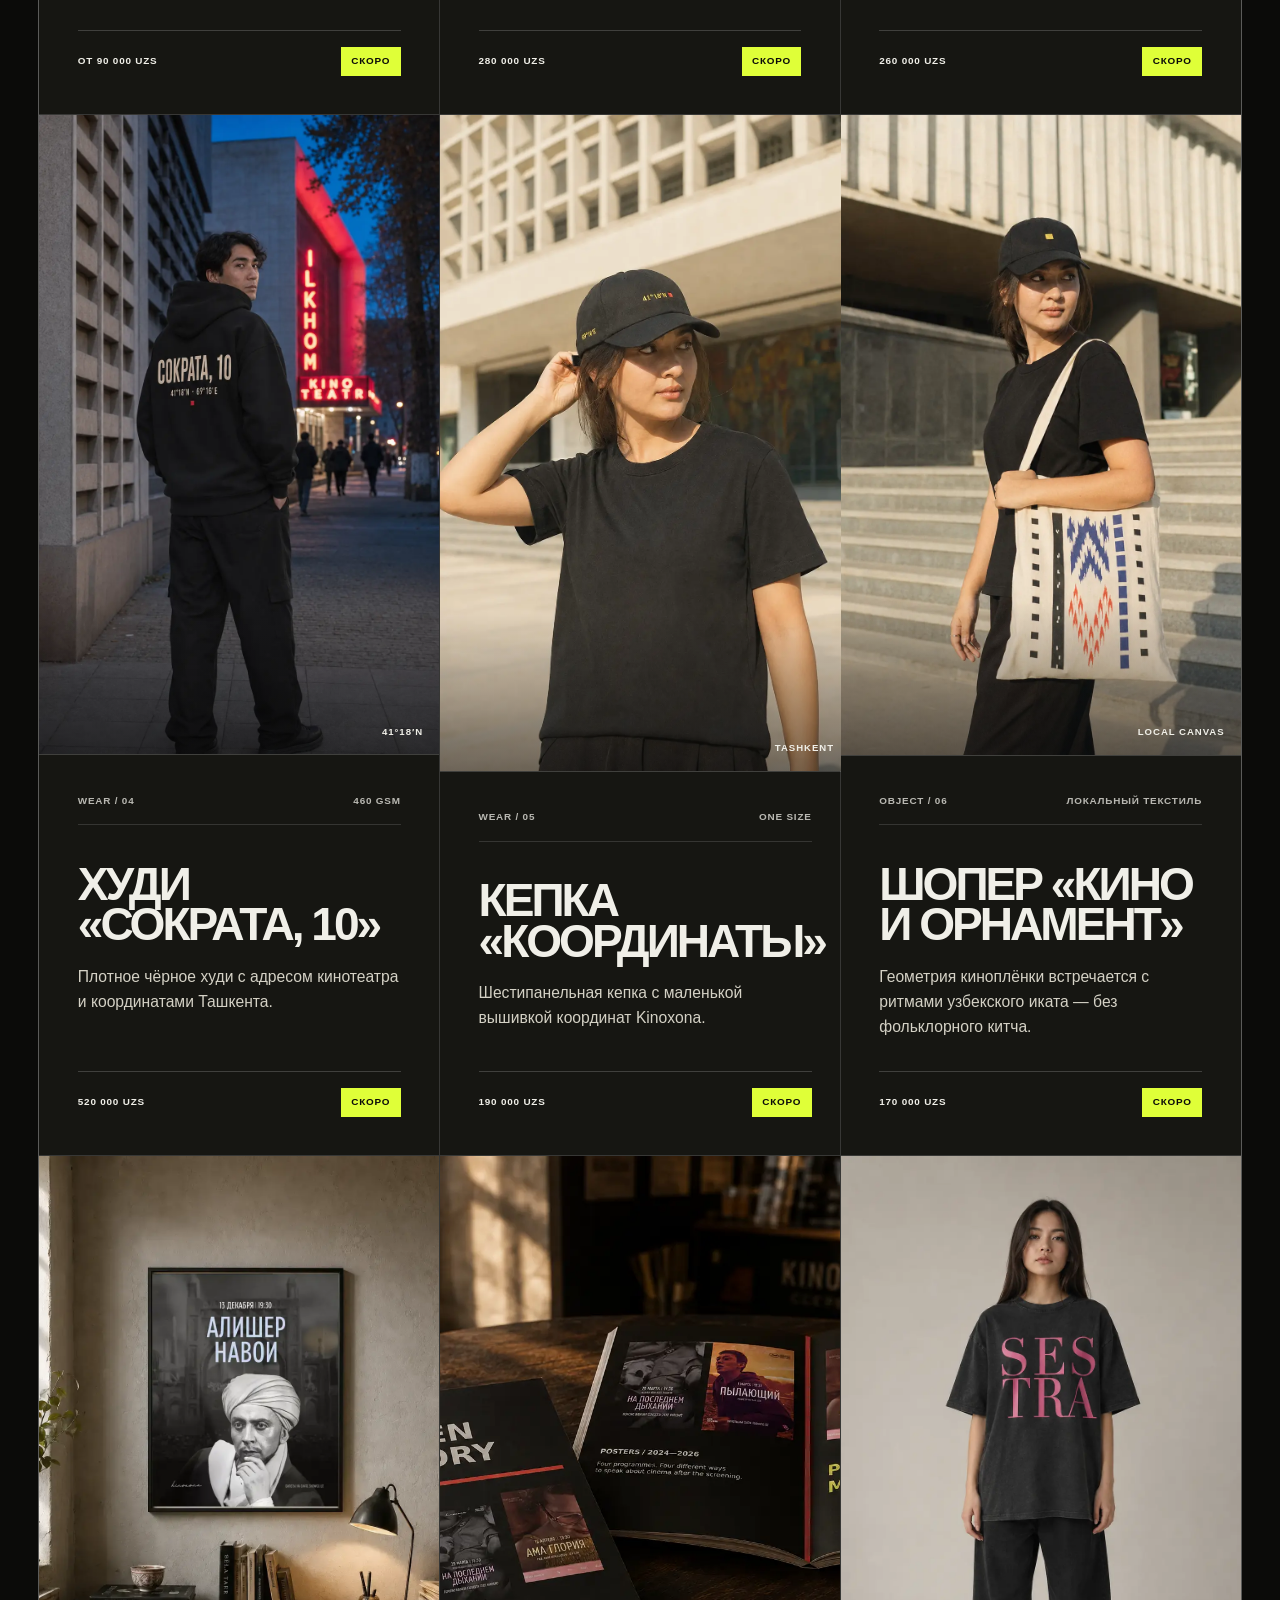
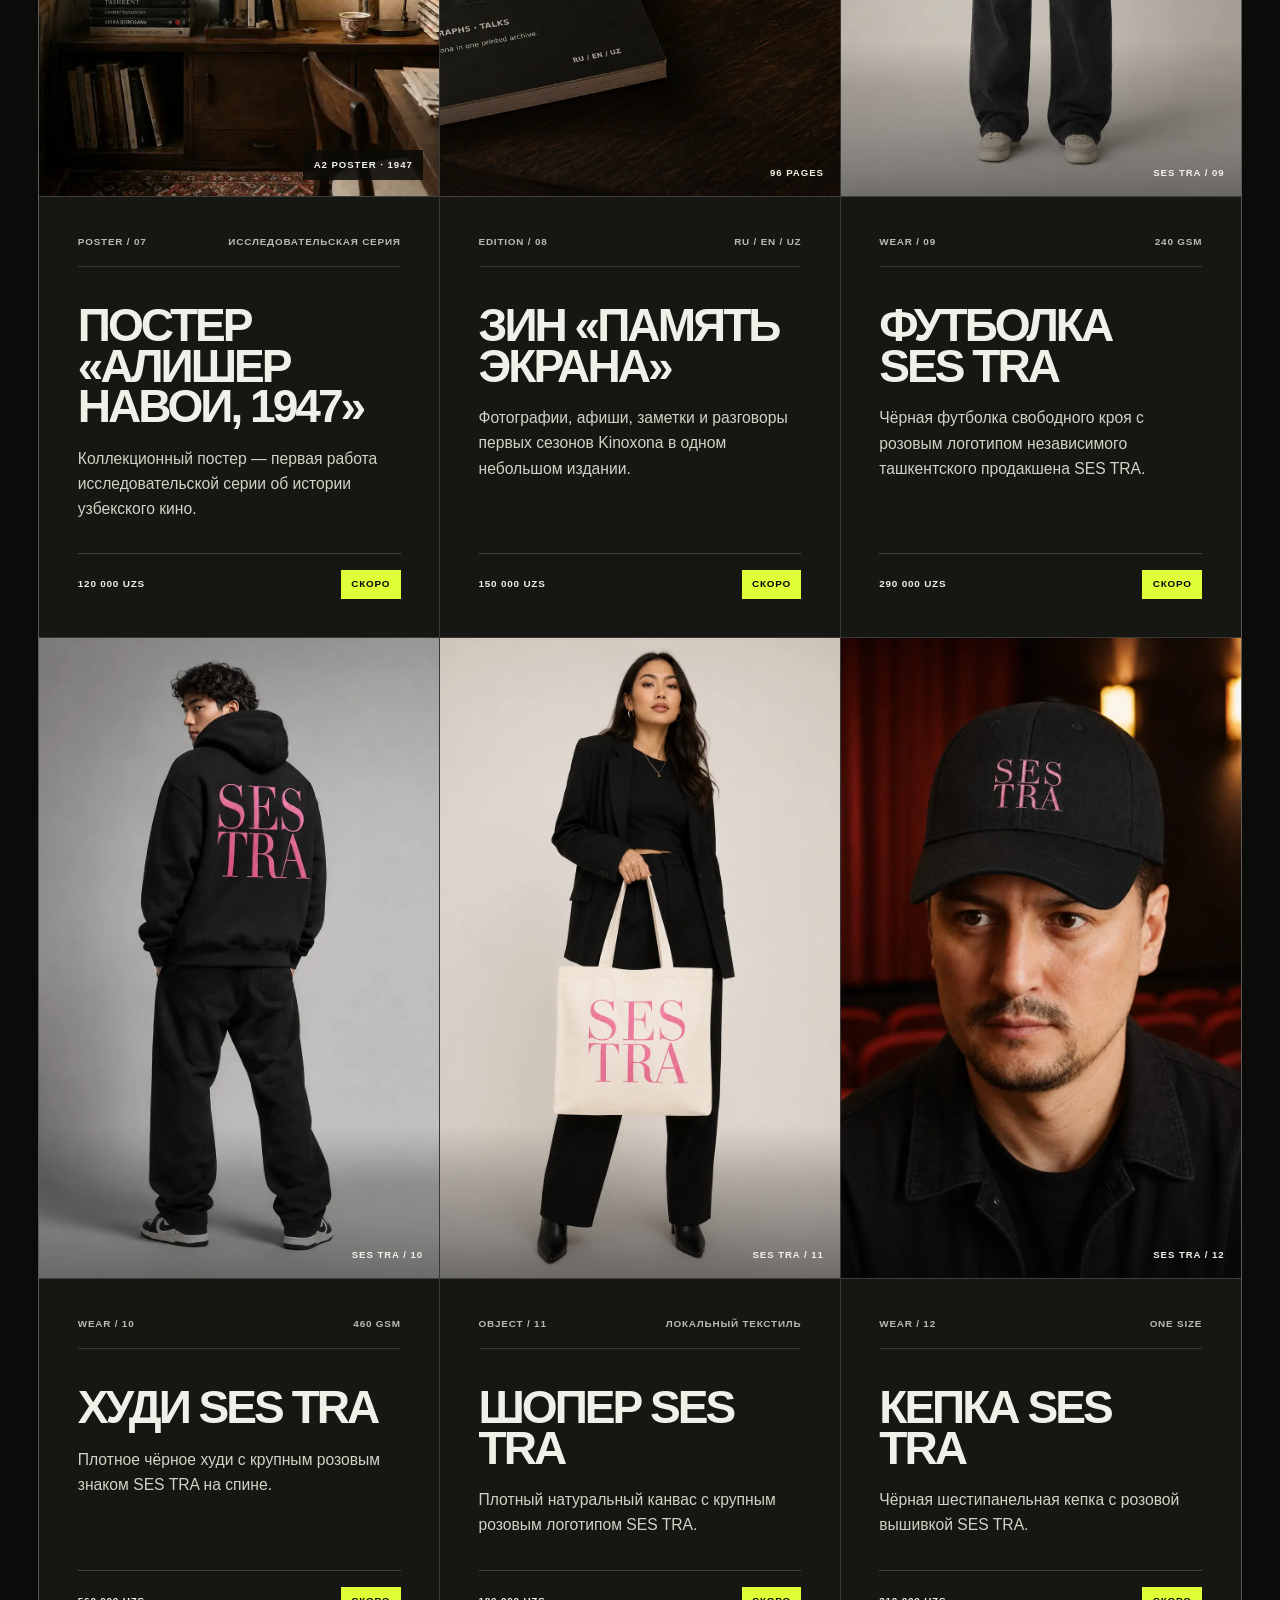
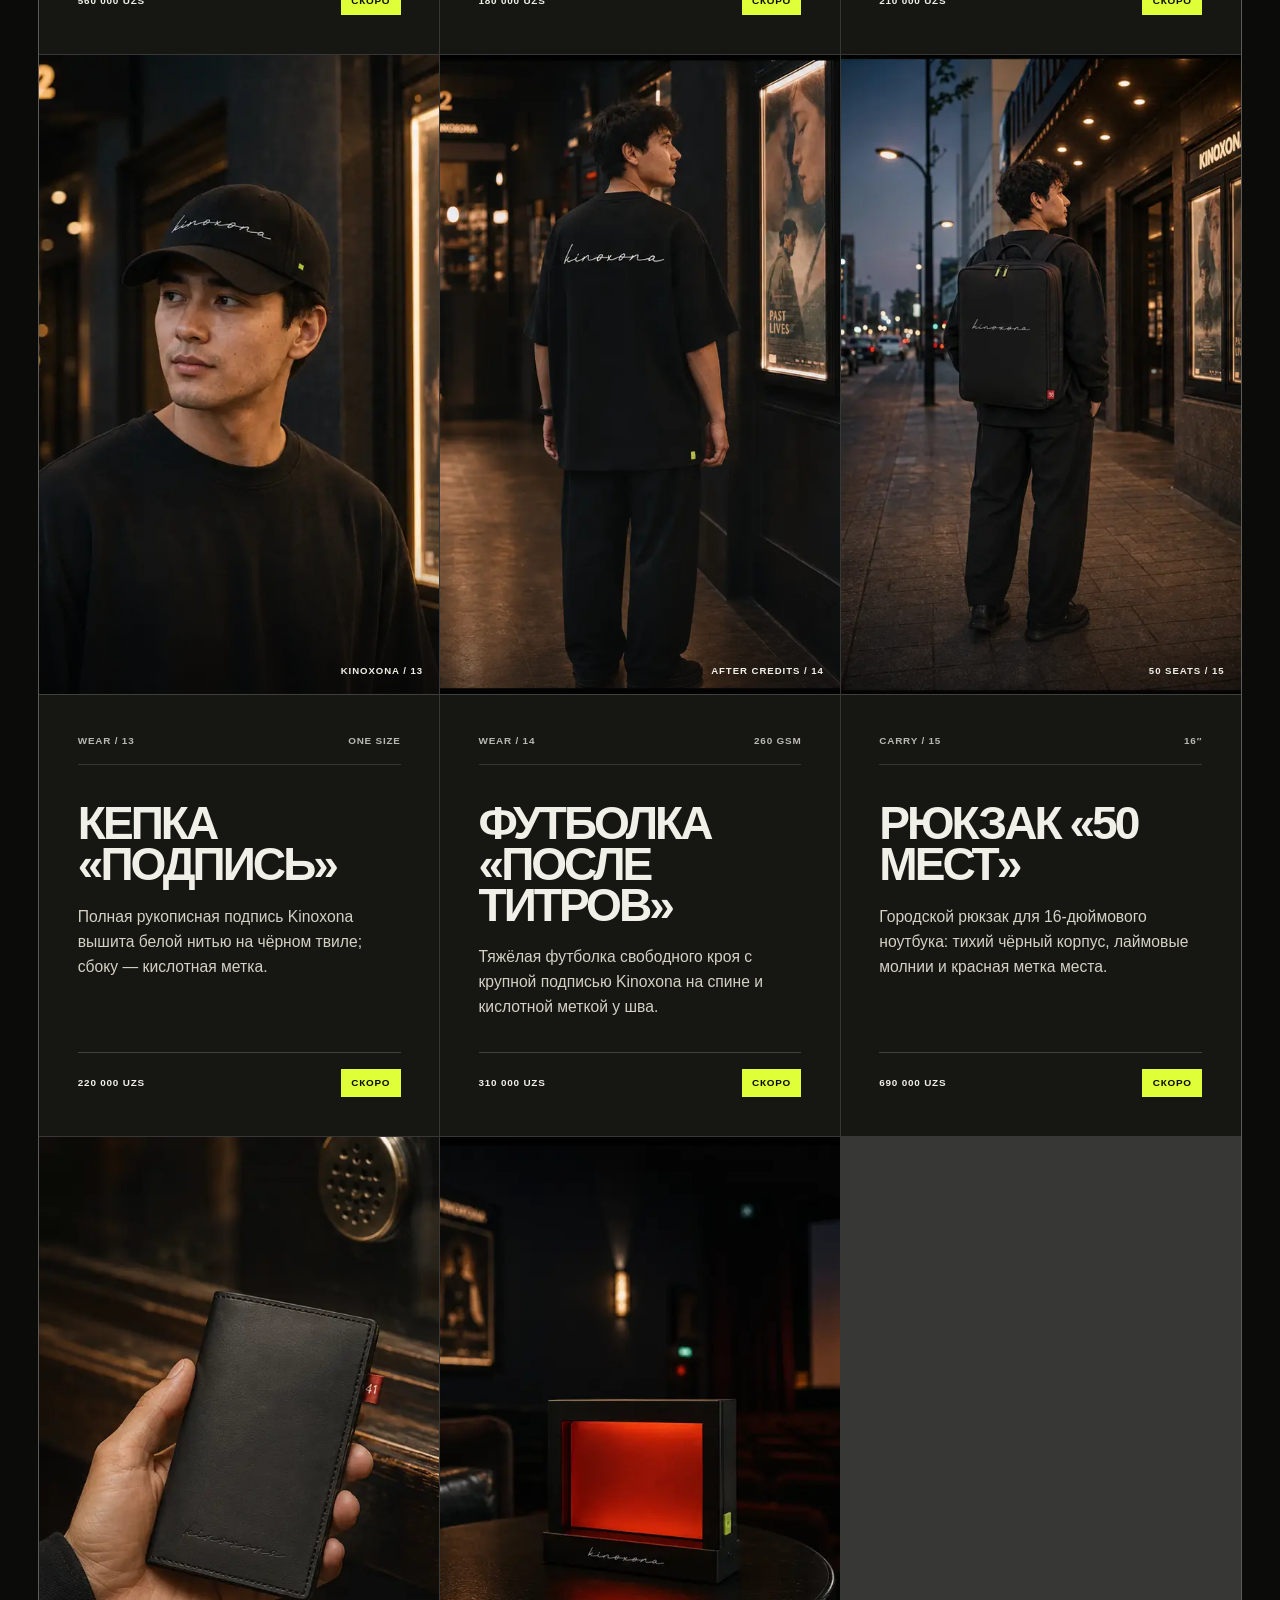
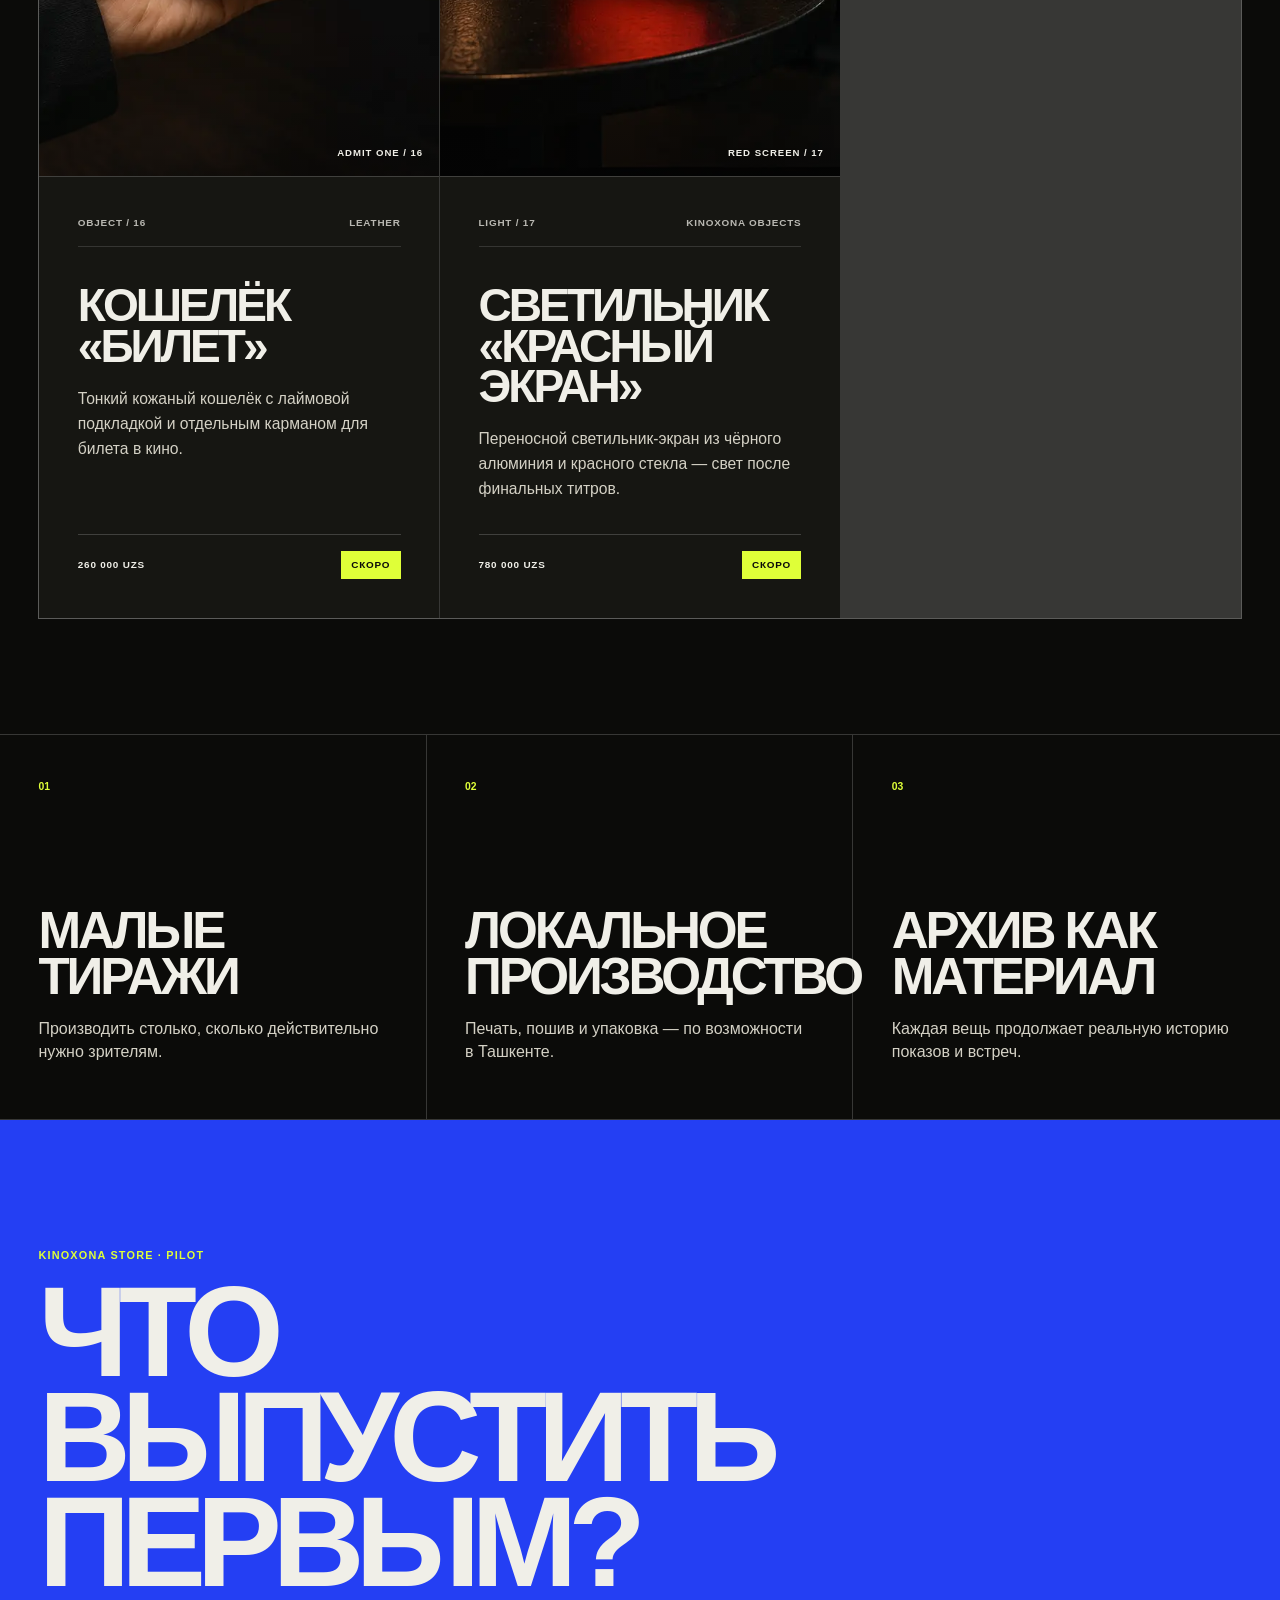
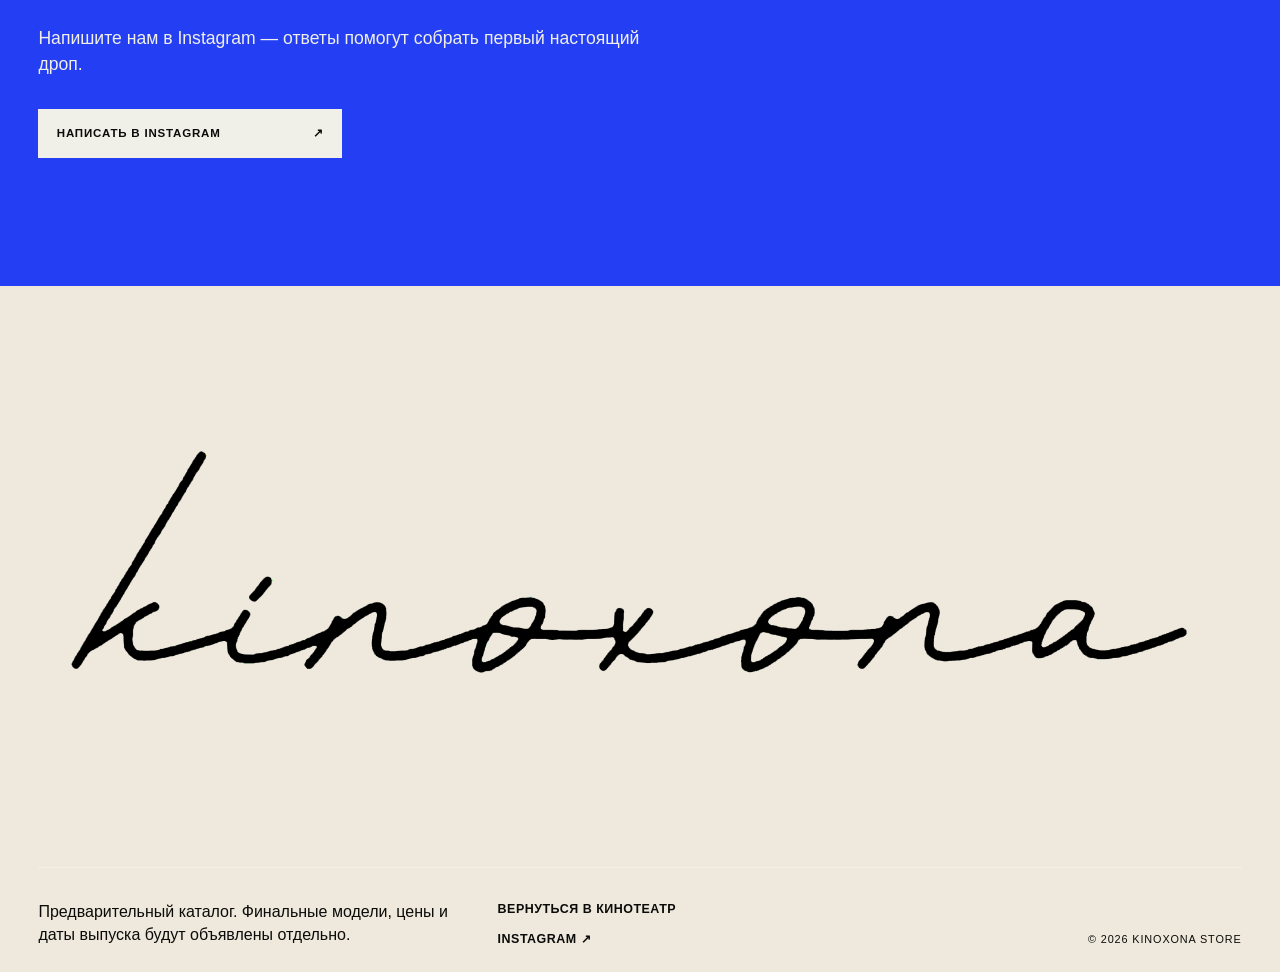
<file: store.html>
<!doctype html>
<html lang="ru">
  <head>
    <meta charset="UTF-8" />
    <meta name="viewport" content="width=device-width, initial-scale=1.0" />
    <meta
      name="description"
      content="Kinoxona Store — предварительный каталог одежды, постеров и печатных изданий независимого кинотеатра в Ташкенте."
    />
    <meta name="theme-color" content="#0b0b09" />
    <meta property="og:title" content="Kinoxona Store — кино, которое можно унести" />
    <meta
      property="og:description"
      content="Одежда, архивные постеры, печатные издания и предметы, вдохновлённые кино и Ташкентом."
    />
    <meta property="og:type" content="website" />
    <title>Kinoxona Store — предварительный каталог</title>
    <link rel="icon" href="assets/kinoxona-logo.png" type="image/png" />
    <link rel="stylesheet" href="styles.css" />
    <link rel="stylesheet" href="store.css?v=20260822-5" />
    <script src="store.js?v=20260822-3" defer></script>
  </head>
  <body class="store-page">
    <a class="skip-link" href="#store-main" data-i18n="skipContent">К содержанию</a>

    <header class="site-header store-header" data-header>
      <a class="brand" href="index.html" aria-label="Kinoxona — на главную" data-i18n-aria="homeLabel">
        <img src="assets/kinoxona-logo.png" alt="Kinoxona" />
      </a>

      <button class="menu-toggle" type="button" aria-expanded="false" aria-controls="store-nav">
        <span></span><span></span>
        <span class="sr-only" data-i18n="openMenu">Открыть меню</span>
      </button>

      <nav class="main-nav" id="store-nav" aria-label="Основная навигация" data-i18n-aria="mainNavigation">
        <a href="#collection" data-i18n="navCollection">Коллекция</a>
        <a href="#idea" data-i18n="navIdea">Идея</a>
        <a href="index.html" data-i18n="navCinema">В кинотеатр</a>
      </nav>

      <div class="header-actions">
        <div class="language-switch" aria-label="Language selection">
          <button class="language-button is-active" type="button" data-lang="ru">RU</button>
          <span>/</span>
          <button class="language-button" type="button" data-lang="en">EN</button>
          <span>/</span>
          <button class="language-button" type="button" data-lang="uz">UZ</button>
        </div>
        <a class="ticket-link" href="https://www.instagram.com/kinoxona_tfs/" target="_blank" rel="noreferrer">
          <span>Instagram</span>
          <span aria-hidden="true">↗</span>
        </a>
      </div>
    </header>

    <main id="store-main">
      <section class="store-hero" id="top">
        <img class="store-hero-image" src="assets/store-hero.webp" alt="" />
        <div class="store-hero-overlay" aria-hidden="true"></div>
        <div class="store-hero-copy reveal">
          <div class="store-kicker">
            <span data-i18n="pilot">Пилотный каталог</span>
            <span class="status-dot" aria-hidden="true"></span>
            <span data-i18n="comingSoon">Скоро</span>
          </div>
          <p class="store-overline">Kinoxona Store · Tashkent</p>
          <h1 data-i18n="heroTitle">Кино, которое<br />можно унести.</h1>
          <p class="store-hero-text" data-i18n="heroCopy">
            Одежда, печатная графика и предметы, в которых продолжается память нашего экрана.
          </p>
          <a class="store-button" href="#collection">
            <span data-i18n="viewCollection">Смотреть коллекцию</span>
            <span aria-hidden="true">↓</span>
          </a>
        </div>
        <div class="store-hero-meta reveal">
          <span>01 / 12</span>
          <span data-i18n="madeIn">Сделано в Ташкенте</span>
          <span data-i18n="smallRuns">Малые тиражи</span>
        </div>
      </section>

      <div class="store-ticker" aria-hidden="true">
        <div>
          KINOXONA STORE · WEAR THE SCREEN · PRINT THE MEMORY · MADE IN TASHKENT ·
          KINOXONA STORE · WEAR THE SCREEN · PRINT THE MEMORY · MADE IN TASHKENT ·
        </div>
      </div>

      <section class="store-idea" id="idea">
        <div class="store-section-label reveal">
          <span>01</span>
          <span data-i18n="ideaEyebrow">Не сувенирная лавка</span>
        </div>
        <div class="store-idea-copy reveal">
          <h2 data-i18n="ideaTitle">Продолжение<br />экрана.</h2>
          <div>
            <p class="store-lead" data-i18n="ideaLead">
              Мы собираем вещи вокруг кино, Ташкента и культуры внимательного просмотра.
            </p>
            <p data-i18n="ideaCopy">
              Это предварительный каталог: сначала хотим понять, какие предметы нужны зрителям, а затем выпустить лучшие идеи небольшими локальными тиражами.
            </p>
          </div>
        </div>
      </section>

      <section class="store-collection" id="collection">
        <div class="store-collection-heading reveal">
          <div class="store-section-label">
            <span>02</span>
            <span data-i18n="collectionEyebrow">Первый дроп</span>
          </div>
          <h2 data-i18n="collectionTitle">Предварительная<br />коллекция</h2>
          <p data-i18n="collectionCopy">Семнадцать направлений, из которых может сложиться первый Kinoxona Store.</p>
        </div>

        <div class="product-grid">
          <article class="product-card reveal" data-product="screen-memory-posters">
            <div class="product-visual poster-room poster-room-set">
              <img class="poster-room-backdrop" src="assets/store-poster-scene-v5.png" alt="" loading="lazy" />
              <span class="edition-mark">01 / 50</span>
            </div>
            <div class="product-info">
              <div class="product-meta"><span>Print / 01</span><span data-i18n="limited">Лимитированный тираж</span></div>
              <h3 data-i18n="posterTitle">Постеры «Память экрана»</h3>
              <p data-i18n="posterCopy">Нумерованные репринты афиш прошедших показов: плотная бумага, тиснение и архивный штамп Kinoxona.</p>
              <div class="product-footer"><span data-i18n="posterPrice">от 90 000 UZS</span><span class="product-status" data-i18n="soon">Скоро</span></div>
            </div>
          </article>

          <article class="product-card reveal" data-product="kinoxona-tee">
            <div class="product-visual lifestyle-visual catalog-stage catalog-kinoxona">
              <img class="lifestyle-image photo-kinoxona" src="assets/store-kinoxona-tee-commerce.webp" alt="" loading="lazy" />
              <span class="visual-code">50 / SEATS</span>
            </div>
            <div class="product-info">
              <div class="product-meta"><span>Wear / 02</span><span>240 GSM</span></div>
              <h3 data-i18n="kinoxonaTeeTitle">Футболка «50 мест»</h3>
              <p data-i18n="kinoxonaTeeCopy">Тяжёлый хлопок, свободный крой, маленькая координата на груди и знак Kinoxona на спине.</p>
              <div class="product-footer"><span>280 000 UZS</span><span class="product-status" data-i18n="soon">Скоро</span></div>
            </div>
          </article>

          <article class="product-card reveal" data-product="tfs-tee">
            <div class="product-visual lifestyle-visual catalog-stage catalog-tfs">
              <img class="lifestyle-image photo-tfs" src="assets/store-tfs-tee.webp" alt="" loading="lazy" />
              <span class="visual-code">EST. 2022</span>
            </div>
            <div class="product-info">
              <div class="product-meta"><span>Wear / 03</span><span>Tashkent Film School</span></div>
              <h3 data-i18n="tfsTeeTitle">Футболка TFS</h3>
              <p data-i18n="tfsTeeCopy">Базовая футболка киношколы: типографика, учебные метки и фраза «Film is a school».</p>
              <div class="product-footer"><span>260 000 UZS</span><span class="product-status" data-i18n="soon">Скоро</span></div>
            </div>
          </article>

          <article class="product-card reveal" data-product="sokrat-hoodie">
            <div class="product-visual lifestyle-visual catalog-stage catalog-sokrat">
              <img class="lifestyle-image photo-hoodie" src="assets/store-sokrat-hoodie-commerce.webp" alt="" loading="lazy" />
              <span class="visual-code">41°18′N</span>
            </div>
            <div class="product-info">
              <div class="product-meta"><span>Wear / 04</span><span>460 GSM</span></div>
              <h3 data-i18n="hoodieTitle">Худи «Сократа, 10»</h3>
              <p data-i18n="hoodieCopy">Плотное чёрное худи с адресом кинотеатра и координатами Ташкента.</p>
              <div class="product-footer"><span>520 000 UZS</span><span class="product-status" data-i18n="soon">Скоро</span></div>
            </div>
          </article>

          <article class="product-card reveal" data-product="coordinates-cap">
            <div class="product-visual lifestyle-visual catalog-stage catalog-cap">
              <img class="lifestyle-image photo-cap" src="assets/store-coordinates-cap-commerce.webp" alt="" loading="lazy" />
              <span class="visual-code">TASHKENT</span>
            </div>
            <div class="product-info">
              <div class="product-meta"><span>Wear / 05</span><span>One size</span></div>
              <h3 data-i18n="capTitle">Кепка «Координаты»</h3>
              <p data-i18n="capCopy">Шестипанельная кепка с маленькой вышивкой координат Kinoxona.</p>
              <div class="product-footer"><span>190 000 UZS</span><span class="product-status" data-i18n="soon">Скоро</span></div>
            </div>
          </article>

          <article class="product-card reveal" data-product="film-ornament-tote">
            <div class="product-visual lifestyle-visual catalog-stage catalog-tote">
              <img class="lifestyle-image photo-tote" src="assets/store-cap-tote.webp" alt="" loading="lazy" />
              <span class="visual-code">LOCAL CANVAS</span>
            </div>
            <div class="product-info">
              <div class="product-meta"><span>Object / 06</span><span data-i18n="localTextile">Локальный текстиль</span></div>
              <h3 data-i18n="toteTitle">Шопер «Кино и орнамент»</h3>
              <p data-i18n="toteCopy">Геометрия киноплёнки встречается с ритмами узбекского иката — без фольклорного китча.</p>
              <div class="product-footer"><span>170 000 UZS</span><span class="product-status" data-i18n="soon">Скоро</span></div>
            </div>
          </article>

          <article class="product-card reveal" data-product="uzbek-cinema-print">
            <div class="product-visual poster-room poster-room-navoi">
              <img class="poster-room-backdrop" src="assets/store-navoi-scene-v3.webp" alt="" loading="lazy" />
              <span class="visual-code">A2 POSTER · 1947</span>
            </div>
            <div class="product-info">
              <div class="product-meta"><span>Poster / 07</span><span data-i18n="researchSeries">Исследовательская серия</span></div>
              <h3 data-i18n="heritageTitle">Постер «Алишер Навои, 1947»</h3>
              <p data-i18n="heritageCopy">Коллекционный постер — первая работа исследовательской серии об истории узбекского кино.</p>
              <div class="product-footer"><span>120 000 UZS</span><span class="product-status" data-i18n="soon">Скоро</span></div>
            </div>
          </article>

          <article class="product-card reveal" data-product="screen-memory-zine">
            <div class="product-visual lifestyle-visual catalog-stage catalog-zine">
              <img class="lifestyle-image" src="assets/store-screen-memory-book.webp" alt="" loading="lazy" />
              <span class="visual-code">96 PAGES</span>
            </div>
            <div class="product-info">
              <div class="product-meta"><span>Edition / 08</span><span>RU / EN / UZ</span></div>
              <h3 data-i18n="zineTitle">Зин «Память экрана»</h3>
              <p data-i18n="zineCopy">Фотографии, афиши, заметки и разговоры первых сезонов Kinoxona в одном небольшом издании.</p>
              <div class="product-footer"><span>150 000 UZS</span><span class="product-status" data-i18n="soon">Скоро</span></div>
            </div>
          </article>

          <article class="product-card reveal" data-product="sestra-tee">
            <div class="product-visual lifestyle-visual catalog-stage catalog-sestra-tee">
              <img class="lifestyle-image photo-sestra-tee" src="assets/store-sestra-tee-commerce.webp" alt="" loading="lazy" />
              <span class="visual-code">SES TRA / 09</span>
            </div>
            <div class="product-info">
              <div class="product-meta"><span>Wear / 09</span><span>240 GSM</span></div>
              <h3 data-i18n="sestraTeeTitle">Футболка SES TRA</h3>
              <p data-i18n="sestraTeeCopy">Чёрная футболка свободного кроя с розовым логотипом независимого ташкентского продакшена SES TRA.</p>
              <div class="product-footer"><span>290 000 UZS</span><span class="product-status" data-i18n="soon">Скоро</span></div>
            </div>
          </article>

          <article class="product-card reveal" data-product="sestra-hoodie">
            <div class="product-visual lifestyle-visual catalog-stage catalog-sestra-hoodie">
              <img class="lifestyle-image photo-sestra-hoodie" src="assets/store-sestra-hoodie-commerce.webp" alt="" loading="lazy" />
              <span class="visual-code">SES TRA / 10</span>
            </div>
            <div class="product-info">
              <div class="product-meta"><span>Wear / 10</span><span>460 GSM</span></div>
              <h3 data-i18n="sestraHoodieTitle">Худи SES TRA</h3>
              <p data-i18n="sestraHoodieCopy">Плотное чёрное худи с крупным розовым знаком SES TRA на спине.</p>
              <div class="product-footer"><span>560 000 UZS</span><span class="product-status" data-i18n="soon">Скоро</span></div>
            </div>
          </article>

          <article class="product-card reveal" data-product="sestra-tote">
            <div class="product-visual lifestyle-visual catalog-stage catalog-sestra-tote">
              <img class="lifestyle-image photo-sestra-tote" src="assets/store-sestra-tote-commerce.webp" alt="" loading="lazy" />
              <span class="visual-code">SES TRA / 11</span>
            </div>
            <div class="product-info">
              <div class="product-meta"><span>Object / 11</span><span data-i18n="localTextile">Локальный текстиль</span></div>
              <h3 data-i18n="sestraToteTitle">Шопер SES TRA</h3>
              <p data-i18n="sestraToteCopy">Плотный натуральный канвас с крупным розовым логотипом SES TRA.</p>
              <div class="product-footer"><span>180 000 UZS</span><span class="product-status" data-i18n="soon">Скоро</span></div>
            </div>
          </article>

          <article class="product-card reveal" data-product="sestra-cap">
            <div class="product-visual lifestyle-visual catalog-stage catalog-sestra-cap">
              <img class="lifestyle-image photo-sestra-cap" src="assets/store-sestra-cap-commerce-v2.webp" alt="" loading="lazy" />
              <span class="visual-code">SES TRA / 12</span>
            </div>
            <div class="product-info">
              <div class="product-meta"><span>Wear / 12</span><span>One size</span></div>
              <h3 data-i18n="sestraCapTitle">Кепка SES TRA</h3>
              <p data-i18n="sestraCapCopy">Чёрная шестипанельная кепка с розовой вышивкой SES TRA.</p>
              <div class="product-footer"><span>210 000 UZS</span><span class="product-status" data-i18n="soon">Скоро</span></div>
            </div>
          </article>

          <article class="product-card reveal" data-product="kinoxona-signature-cap">
            <div class="product-visual lifestyle-visual catalog-stage">
              <img class="lifestyle-image" src="assets/store-kinoxona-signature-cap-commerce.webp" alt="" loading="lazy" />
              <span class="visual-code">KINOXONA / 13</span>
            </div>
            <div class="product-info">
              <div class="product-meta"><span>Wear / 13</span><span>One size</span></div>
              <h3 data-i18n="signatureCapTitle">Кепка «Подпись»</h3>
              <p data-i18n="signatureCapCopy">Полная рукописная подпись Kinoxona вышита белой нитью на чёрном твиле; сбоку — кислотная метка.</p>
              <div class="product-footer"><span>220 000 UZS</span><span class="product-status" data-i18n="soon">Скоро</span></div>
            </div>
          </article>

          <article class="product-card reveal" data-product="kinoxona-after-credits-tee">
            <div class="product-visual lifestyle-visual catalog-stage">
              <img class="lifestyle-image" src="assets/store-kinoxona-after-credits-tee-commerce.webp" alt="" loading="lazy" />
              <span class="visual-code">AFTER CREDITS / 14</span>
            </div>
            <div class="product-info">
              <div class="product-meta"><span>Wear / 14</span><span>260 GSM</span></div>
              <h3 data-i18n="afterCreditsTeeTitle">Футболка «После титров»</h3>
              <p data-i18n="afterCreditsTeeCopy">Тяжёлая футболка свободного кроя с крупной подписью Kinoxona на спине и кислотной меткой у шва.</p>
              <div class="product-footer"><span>310 000 UZS</span><span class="product-status" data-i18n="soon">Скоро</span></div>
            </div>
          </article>

          <article class="product-card reveal" data-product="kinoxona-backpack">
            <div class="product-visual lifestyle-visual catalog-stage">
              <img class="lifestyle-image" src="assets/store-kinoxona-backpack-commerce.webp" alt="" loading="lazy" />
              <span class="visual-code">50 SEATS / 15</span>
            </div>
            <div class="product-info">
              <div class="product-meta"><span>Carry / 15</span><span>16″</span></div>
              <h3 data-i18n="backpackTitle">Рюкзак «50 мест»</h3>
              <p data-i18n="backpackCopy">Городской рюкзак для 16-дюймового ноутбука: тихий чёрный корпус, лаймовые молнии и красная метка места.</p>
              <div class="product-footer"><span>690 000 UZS</span><span class="product-status" data-i18n="soon">Скоро</span></div>
            </div>
          </article>

          <article class="product-card reveal" data-product="kinoxona-ticket-wallet">
            <div class="product-visual lifestyle-visual catalog-stage">
              <img class="lifestyle-image" src="assets/store-kinoxona-ticket-wallet-commerce.webp" alt="" loading="lazy" />
              <span class="visual-code">ADMIT ONE / 16</span>
            </div>
            <div class="product-info">
              <div class="product-meta"><span>Object / 16</span><span>Leather</span></div>
              <h3 data-i18n="walletTitle">Кошелёк «Билет»</h3>
              <p data-i18n="walletCopy">Тонкий кожаный кошелёк с лаймовой подкладкой и отдельным карманом для билета в кино.</p>
              <div class="product-footer"><span>260 000 UZS</span><span class="product-status" data-i18n="soon">Скоро</span></div>
            </div>
          </article>

          <article class="product-card reveal" data-product="kinoxona-red-screen-lamp">
            <div class="product-visual lifestyle-visual catalog-stage">
              <img class="lifestyle-image" src="assets/store-kinoxona-red-screen-lamp-commerce.webp" alt="" loading="lazy" />
              <span class="visual-code">RED SCREEN / 17</span>
            </div>
            <div class="product-info">
              <div class="product-meta"><span>Light / 17</span><span>Kinoxona Objects</span></div>
              <h3 data-i18n="lampTitle">Светильник «Красный экран»</h3>
              <p data-i18n="lampCopy">Переносной светильник-экран из чёрного алюминия и красного стекла — свет после финальных титров.</p>
              <div class="product-footer"><span>780 000 UZS</span><span class="product-status" data-i18n="soon">Скоро</span></div>
            </div>
          </article>
        </div>
      </section>

      <section class="store-principles">
        <article class="reveal"><span>01</span><h3 data-i18n="principleOneTitle">Малые тиражи</h3><p data-i18n="principleOneCopy">Производить столько, сколько действительно нужно зрителям.</p></article>
        <article class="reveal"><span>02</span><h3 data-i18n="principleTwoTitle">Локальное производство</h3><p data-i18n="principleTwoCopy">Печать, пошив и упаковка — по возможности в Ташкенте.</p></article>
        <article class="reveal"><span>03</span><h3 data-i18n="principleThreeTitle">Архив как материал</h3><p data-i18n="principleThreeCopy">Каждая вещь продолжает реальную историю показов и встреч.</p></article>
      </section>

      <section class="store-cta">
        <p class="store-overline">Kinoxona Store · Pilot</p>
        <h2 data-i18n="ctaTitle">Что выпустить<br />первым?</h2>
        <p data-i18n="ctaCopy">Напишите нам в Instagram — ответы помогут собрать первый настоящий дроп.</p>
        <a class="store-button store-button-light" href="https://www.instagram.com/kinoxona_tfs/" target="_blank" rel="noreferrer">
          <span data-i18n="writeInstagram">Написать в Instagram</span><span aria-hidden="true">↗</span>
        </a>
      </section>
    </main>

    <footer class="site-footer store-footer">
      <div class="footer-logo"><img src="assets/kinoxona-logo.png" alt="Kinoxona" /></div>
      <p data-i18n="footerCopy">Предварительный каталог. Финальные модели, цены и даты выпуска будут объявлены отдельно.</p>
      <div class="footer-links">
        <a href="index.html" data-i18n="backCinema">Вернуться в кинотеатр</a>
        <a href="https://www.instagram.com/kinoxona_tfs/" target="_blank" rel="noreferrer">Instagram ↗</a>
      </div>
      <p class="copyright">© <span id="year"></span> Kinoxona Store</p>
    </footer>
  </body>
</html>
</file>
<file: styles.css>
:root {
  --ink: #0b0b09;
  --ink-soft: #161612;
  --paper: #f0efe8;
  --paper-muted: #d4d1c5;
  --acid: #dfff38;
  --red: #ff533d;
  --blue: #5558ff;
  --line-dark: rgba(255, 255, 255, 0.18);
  --line-light: rgba(11, 11, 9, 0.2);
  --display: "Arial Narrow", "Helvetica Neue", Arial, sans-serif;
  --body: "Helvetica Neue", Helvetica, Arial, sans-serif;
  --page-pad: clamp(1rem, 3vw, 3.25rem);
  --radius: 0.35rem;
}

* {
  box-sizing: border-box;
}

html {
  scroll-behavior: smooth;
}

body {
  margin: 0;
  background: var(--ink);
  color: var(--paper);
  font-family: var(--body);
  font-size: 16px;
  line-height: 1.45;
  overflow-x: hidden;
}

body.menu-open {
  overflow: hidden;
}

a {
  color: inherit;
  text-decoration: none;
}

button {
  color: inherit;
  font: inherit;
}

img {
  display: block;
  max-width: 100%;
}

.sr-only {
  position: absolute;
  width: 1px;
  height: 1px;
  padding: 0;
  margin: -1px;
  overflow: hidden;
  clip: rect(0, 0, 0, 0);
  white-space: nowrap;
  border: 0;
}

.skip-link {
  position: fixed;
  z-index: 1000;
  top: 0.75rem;
  left: 0.75rem;
  padding: 0.75rem 1rem;
  background: var(--acid);
  color: var(--ink);
  transform: translateY(-150%);
  transition: transform 180ms ease;
}

.skip-link:focus {
  transform: translateY(0);
}

.site-header {
  position: fixed;
  z-index: 100;
  inset: 0 0 auto;
  min-height: 5rem;
  display: grid;
  grid-template-columns: minmax(9rem, 1fr) auto minmax(9rem, 1fr);
  align-items: center;
  gap: 2rem;
  padding: 1rem var(--page-pad);
  border-bottom: 1px solid transparent;
  transition: background-color 250ms ease, border-color 250ms ease, min-height 250ms ease;
}

.site-header.is-scrolled {
  min-height: 4.25rem;
  background: rgba(11, 11, 9, 0.92);
  border-color: var(--line-dark);
  backdrop-filter: blur(14px);
}

.brand {
  width: clamp(8.5rem, 14vw, 13rem);
}

.brand img {
  width: 100%;
  filter: drop-shadow(0 0 0.35rem rgba(255, 255, 255, 0.22));
}

.main-nav {
  display: flex;
  align-items: center;
  gap: clamp(1rem, 2.5vw, 2.5rem);
  font-size: 0.77rem;
  font-weight: 700;
  letter-spacing: 0.09em;
  text-transform: uppercase;
}

.main-nav a,
.footer-links a {
  position: relative;
}

.main-nav a::after,
.footer-links a::after {
  position: absolute;
  content: "";
  right: 0;
  bottom: -0.3rem;
  left: 0;
  height: 1px;
  background: currentColor;
  transform: scaleX(0);
  transform-origin: right;
  transition: transform 220ms ease;
}

.main-nav a:hover::after,
.main-nav a:focus-visible::after,
.footer-links a:hover::after,
.footer-links a:focus-visible::after {
  transform: scaleX(1);
  transform-origin: left;
}

.main-nav .nav-store {
  display: inline-flex;
  align-items: center;
  gap: 0.45rem;
  padding: 0.38rem 0.62rem 0.34rem;
  border: 1px solid rgba(223, 255, 56, 0.5);
  border-radius: 999px;
  background: rgba(223, 255, 56, 0.055);
  box-shadow: 0 0 1.4rem rgba(223, 255, 56, 0.07);
  transition: color 180ms ease, background-color 180ms ease, border-color 180ms ease, transform 180ms ease;
}

.main-nav .nav-store::before {
  content: "";
  width: 0.36rem;
  height: 0.36rem;
  flex: 0 0 auto;
  border-radius: 50%;
  background: var(--acid);
  box-shadow: 0 0 0.7rem rgba(223, 255, 56, 0.7);
}

.main-nav .nav-store::after {
  display: none;
}

.main-nav .nav-store:hover,
.main-nav .nav-store:focus-visible {
  color: var(--acid);
  border-color: rgba(223, 255, 56, 0.9);
  background: rgba(223, 255, 56, 0.11);
  transform: translateY(-1px);
}

.header-actions {
  justify-self: end;
  display: flex;
  align-items: center;
  gap: 1rem;
}

.language-switch {
  display: flex;
  align-items: center;
  gap: 0.25rem;
  font-size: 0.72rem;
  font-weight: 700;
}

.language-button {
  padding: 0.2rem;
  border: 0;
  background: none;
  opacity: 0.45;
  cursor: pointer;
}

.language-button.is-active {
  opacity: 1;
  color: var(--acid);
}

.ticket-link {
  display: inline-flex;
  align-items: center;
  gap: 1rem;
  min-height: 2.5rem;
  padding: 0 0.9rem;
  background: var(--acid);
  color: var(--ink);
  font-size: 0.73rem;
  font-weight: 800;
  letter-spacing: 0.08em;
  text-transform: uppercase;
  transition: background-color 180ms ease, transform 180ms ease;
}

.ticket-link:hover {
  background: var(--paper);
  transform: translateY(-2px);
}

.menu-toggle {
  display: none;
}

.hero {
  position: relative;
  min-height: 100svh;
  display: flex;
  flex-direction: column;
  justify-content: space-between;
  padding: 7rem var(--page-pad) 2rem;
  overflow: hidden;
  background:
    linear-gradient(120deg, transparent 0 68%, rgba(223, 255, 56, 0.05) 68% 69%, transparent 69%),
    radial-gradient(circle at 74% 24%, rgba(85, 88, 255, 0.2), transparent 29%),
    var(--ink);
}

.hero::before {
  position: absolute;
  content: "";
  inset: 0;
  pointer-events: none;
  opacity: 0.14;
  background-image: url("data:image/svg+xml,%3Csvg viewBox='0 0 180 180' xmlns='http://www.w3.org/2000/svg'%3E%3Cfilter id='n'%3E%3CfeTurbulence type='fractalNoise' baseFrequency='.9' numOctaves='4' stitchTiles='stitch'/%3E%3C/filter%3E%3Crect width='100%25' height='100%25' filter='url(%23n)' opacity='.36'/%3E%3C/svg%3E");
  mix-blend-mode: soft-light;
}

.hero-glow {
  position: absolute;
  width: 34vw;
  aspect-ratio: 1;
  top: 14%;
  right: -8vw;
  border: 1px solid rgba(223, 255, 56, 0.7);
  border-radius: 50%;
  box-shadow:
    0 0 4rem rgba(223, 255, 56, 0.18),
    inset 0 0 5rem rgba(223, 255, 56, 0.12);
}

.hero-glow::before,
.hero-glow::after {
  position: absolute;
  content: "";
  inset: 12%;
  border: 1px solid rgba(240, 239, 232, 0.25);
  border-radius: inherit;
}

.hero-glow::after {
  inset: 31%;
  background: var(--red);
  border: 0;
  box-shadow: 0 0 4rem rgba(255, 83, 61, 0.65);
}

.hero-meta {
  position: relative;
  z-index: 1;
  display: grid;
  grid-template-columns: 1fr auto 1fr;
  align-items: center;
  gap: 2rem;
  padding-top: 1rem;
  color: rgba(240, 239, 232, 0.65);
  font-size: 0.67rem;
  font-weight: 700;
  letter-spacing: 0.12em;
  text-transform: uppercase;
}

.hero-meta span:last-child {
  justify-self: end;
}

.hero-title {
  position: relative;
  z-index: 2;
  width: min(100%, 93rem);
  margin: auto 0;
}

.eyebrow {
  margin: 0 0 1.5rem;
  font-size: 0.7rem;
  font-weight: 800;
  letter-spacing: 0.14em;
  line-height: 1.3;
  text-transform: uppercase;
}

.hero-title .eyebrow {
  max-width: 28rem;
  color: var(--acid);
}

.hero h1 {
  margin: 0;
  font-family: var(--display);
  font-size: clamp(3.8rem, 9.9vw, 10.6rem);
  font-stretch: condensed;
  font-weight: 900;
  letter-spacing: -0.075em;
  line-height: 0.72;
  text-transform: uppercase;
}

.hero h1 span {
  display: block;
}

.hero h1 span:nth-child(2),
.hero h1 span:nth-child(4) {
  margin-left: 11vw;
}

.hero h1 .outline {
  color: transparent;
  -webkit-text-stroke: 1.5px var(--paper);
}

.hero h1 .accent {
  color: var(--red);
}

.hero-bottom {
  position: relative;
  z-index: 2;
  display: grid;
  grid-template-columns: minmax(14rem, 30rem) auto;
  align-items: end;
  justify-content: space-between;
  gap: 2rem;
  padding-top: 2rem;
  border-top: 1px solid var(--line-dark);
}

.hero-bottom > p {
  margin: 0;
  color: rgba(240, 239, 232, 0.72);
}

.hero-cta {
  display: flex;
  gap: 0.65rem;
}

.button {
  display: inline-flex;
  min-height: 3.25rem;
  align-items: center;
  justify-content: space-between;
  gap: 2rem;
  padding: 0 1rem;
  border: 1px solid currentColor;
  border-radius: 0;
  font-size: 0.71rem;
  font-weight: 800;
  letter-spacing: 0.1em;
  text-transform: uppercase;
  cursor: pointer;
  transition: color 180ms ease, background-color 180ms ease, transform 180ms ease;
}

.button:hover,
.button:focus-visible {
  transform: translateY(-3px);
}

.button-primary {
  border-color: var(--acid);
  background: var(--acid);
  color: var(--ink);
}

.button-primary:hover {
  background: var(--paper);
  border-color: var(--paper);
}

.button-ghost {
  color: var(--paper);
}

.button-ghost:hover {
  background: var(--paper);
  color: var(--ink);
}

.button-dark {
  border-color: var(--ink);
  background: var(--ink);
  color: var(--paper);
}

.button-dark:hover {
  background: var(--blue);
  border-color: var(--blue);
}

.ticker {
  position: relative;
  z-index: 4;
  width: 100%;
  overflow: hidden;
  background: var(--acid);
  color: var(--ink);
  border-top: 1px solid var(--ink);
  border-bottom: 1px solid var(--ink);
  font-family: var(--display);
  font-size: clamp(1.1rem, 2.3vw, 2rem);
  font-weight: 900;
  letter-spacing: -0.02em;
  line-height: 1;
  text-transform: uppercase;
}

.ticker-track {
  width: max-content;
  display: flex;
  animation: ticker 28s linear infinite;
}

.ticker span {
  display: block;
  padding: 0.75rem 1rem 0.65rem 0;
}

@keyframes ticker {
  to {
    transform: translateX(-50%);
  }
}

.section-dark,
.section-light,
.section-red {
  position: relative;
  padding: clamp(5rem, 10vw, 10rem) var(--page-pad);
}

.section-dark {
  background: var(--ink);
  color: var(--paper);
}

.section-light {
  background: var(--paper);
  color: var(--ink);
}

.section-red {
  background: var(--red);
  color: var(--ink);
}

.section-heading {
  display: grid;
  grid-template-columns: 4rem minmax(0, 1fr) minmax(14rem, 25rem);
  gap: clamp(1.5rem, 4vw, 5rem);
  align-items: start;
  padding-bottom: clamp(3rem, 7vw, 6rem);
}

.section-number {
  margin: 0;
  font-size: 0.7rem;
  font-weight: 800;
  letter-spacing: 0.12em;
}

.section-heading h2 {
  margin: 0;
  font-family: var(--display);
  font-size: clamp(3rem, 7vw, 7.7rem);
  font-weight: 900;
  letter-spacing: -0.07em;
  line-height: 0.82;
  text-transform: uppercase;
}

.section-heading .eyebrow {
  color: currentColor;
  opacity: 0.64;
}

.section-intro {
  align-self: end;
  margin: 0;
  font-size: clamp(1rem, 1.5vw, 1.25rem);
}

.program-feature {
  display: grid;
  grid-template-columns: minmax(18rem, 0.9fr) minmax(20rem, 1.1fr);
  border-top: 1px solid var(--line-dark);
  border-bottom: 1px solid var(--line-dark);
}

.program-poster {
  position: relative;
  margin: 0;
  min-height: clamp(30rem, 52vw, 48rem);
  overflow: hidden;
  background: var(--blue);
  color: var(--paper);
}

.program-poster-photo {
  background: var(--ink-soft);
}

.program-poster-photo img {
  position: absolute;
  inset: 0;
  width: 100%;
  height: 100%;
  object-fit: cover;
}

.program-poster-photo::before {
  z-index: 1;
  opacity: 0.2;
  mix-blend-mode: soft-light;
}

.program-poster-photo::after {
  position: absolute;
  z-index: 2;
  content: "";
  inset: 0;
  background: linear-gradient(180deg, transparent 55%, rgba(11, 11, 9, 0.82));
  pointer-events: none;
}

.program-poster-photo figcaption {
  position: absolute;
  z-index: 3;
  right: 1.25rem;
  bottom: 1.25rem;
  left: 1.25rem;
  color: var(--paper);
  font-size: 0.67rem;
  font-weight: 800;
  letter-spacing: 0.12em;
  text-transform: uppercase;
}

.program-poster::before {
  position: absolute;
  content: "";
  inset: 0;
  background:
    repeating-linear-gradient(90deg, transparent 0 8%, rgba(255, 255, 255, 0.12) 8% calc(8% + 1px)),
    repeating-linear-gradient(0deg, transparent 0 8%, rgba(255, 255, 255, 0.1) 8% calc(8% + 1px));
}

.program-poster strong {
  position: absolute;
  z-index: 2;
  bottom: 1.25rem;
  left: 1.25rem;
  font-family: var(--display);
  font-size: clamp(5rem, 12vw, 12rem);
  font-weight: 900;
  letter-spacing: -0.1em;
  line-height: 0.66;
}

.program-poster small {
  position: absolute;
  z-index: 2;
  top: 1.25rem;
  right: 1.25rem;
  font-size: 0.7rem;
  font-weight: 800;
  letter-spacing: 0.15em;
}

.poster-orbit {
  position: absolute;
  z-index: 1;
  border: 2px solid var(--acid);
  border-radius: 50%;
}

.orbit-one {
  width: 70%;
  aspect-ratio: 1;
  top: 7%;
  right: -25%;
}

.orbit-two {
  width: 36%;
  aspect-ratio: 1;
  top: 22%;
  right: -8%;
}

.poster-dot {
  position: absolute;
  z-index: 2;
  width: 17%;
  aspect-ratio: 1;
  top: 31%;
  right: 1.5%;
  background: var(--red);
  border-radius: 50%;
  box-shadow: 0 0 3rem rgba(255, 83, 61, 0.62);
}

.program-info {
  display: flex;
  flex-direction: column;
  justify-content: center;
  padding: clamp(2rem, 6vw, 7rem);
}

.program-kicker {
  margin: 0 0 1rem;
  color: var(--acid);
  font-size: 0.7rem;
  font-weight: 800;
  letter-spacing: 0.15em;
  text-transform: uppercase;
}

.program-info h3 {
  max-width: 15ch;
  margin: 0 0 2rem;
  font-family: var(--display);
  font-size: clamp(2.8rem, 5vw, 6rem);
  font-weight: 900;
  letter-spacing: -0.065em;
  line-height: 0.86;
  text-transform: uppercase;
}

.program-info > p:not(.program-kicker) {
  max-width: 39rem;
  margin: 0 0 3rem;
  color: rgba(240, 239, 232, 0.7);
  font-size: clamp(1rem, 1.45vw, 1.25rem);
}

.program-details {
  display: grid;
  grid-template-columns: repeat(3, 1fr);
  margin-bottom: 3rem;
  border-top: 1px solid var(--line-dark);
  border-bottom: 1px solid var(--line-dark);
}

.program-details div {
  padding: 1.1rem 1rem 1.1rem 0;
}

.program-details div + div {
  padding-left: 1rem;
  border-left: 1px solid var(--line-dark);
}

.program-details span,
.detail-label {
  display: block;
  margin-bottom: 0.55rem;
  color: rgba(240, 239, 232, 0.5);
  font-size: 0.63rem;
  font-weight: 800;
  letter-spacing: 0.12em;
  text-transform: uppercase;
}

.program-details strong {
  display: block;
  font-size: 0.88rem;
}

.text-link {
  width: fit-content;
  display: flex;
  align-items: center;
  gap: 2rem;
  padding-bottom: 0.35rem;
  border-bottom: 1px solid;
  color: var(--acid);
  font-size: 0.72rem;
  font-weight: 800;
  letter-spacing: 0.11em;
  text-transform: uppercase;
}

.archive-grid {
  display: grid;
  grid-template-columns: repeat(3, minmax(0, 1fr));
  border-top: 1px solid var(--line-light);
  border-left: 1px solid var(--line-light);
}

.screening-card {
  position: relative;
  width: 100%;
  min-height: clamp(25rem, 38vw, 38rem);
  display: flex;
  flex-direction: column;
  justify-content: space-between;
  padding: 1.1rem;
  overflow: hidden;
  appearance: none;
  border-top: 0;
  border-left: 0;
  border-right: 1px solid var(--line-light);
  border-bottom: 1px solid var(--line-light);
  border-radius: 0;
  color: var(--paper);
  cursor: pointer;
  font: inherit;
  isolation: isolate;
  text-align: left;
}

.screening-card:focus-visible {
  z-index: 3;
  outline: 3px solid var(--acid);
  outline-offset: -3px;
}

.screening-card::before,
.screening-card::after {
  position: absolute;
  content: "";
  z-index: -1;
}

.screening-card::before {
  inset: 0;
  background: var(--card-color, var(--blue));
}

.screening-card::after {
  width: 78%;
  aspect-ratio: 1;
  right: -31%;
  bottom: 15%;
  border: 2px solid var(--card-accent, var(--acid));
  border-radius: 50%;
  box-shadow: 0 0 0 2rem rgba(255, 255, 255, 0.04), 0 0 0 5rem rgba(255, 255, 255, 0.025);
}

.screening-card:nth-child(4n + 1) {
  --card-color: #4b4ef2;
  --card-accent: #dfff38;
}

.screening-card:nth-child(4n + 2) {
  --card-color: #e54632;
  --card-accent: #11110e;
}

.screening-card:nth-child(4n + 3) {
  --card-color: #171711;
  --card-accent: #dfff38;
}

.screening-card:nth-child(4n + 4) {
  --card-color: #d8ff40;
  --card-accent: #5558ff;
  color: var(--ink);
}

.screening-card-photo {
  background: var(--ink);
  color: var(--paper);
}

.screening-card-photo::before {
  background: transparent;
}

.screening-card-photo::after {
  display: none;
}

.card-image,
.card-shade {
  position: absolute;
  inset: 0;
  width: 100%;
  height: 100%;
}

.card-image {
  z-index: 0;
  object-fit: cover;
  transition: transform 600ms cubic-bezier(0.22, 1, 0.36, 1);
}

.card-shade {
  z-index: 1;
  background: linear-gradient(180deg, rgba(11, 11, 9, 0.36), rgba(11, 11, 9, 0.04) 35%, rgba(11, 11, 9, 0.88));
}

.screening-card-photo:hover .card-image {
  transform: scale(1.035);
}

.screening-card-photo.image-missing::before {
  background: var(--card-color, var(--blue));
}

.screening-card-photo.image-missing::after {
  display: block;
}

.screening-card.image-missing .card-image,
.screening-card.image-missing .card-shade {
  display: none;
}

.card-top,
.card-bottom {
  position: relative;
  z-index: 2;
}

.card-top {
  display: flex;
  justify-content: space-between;
  gap: 1rem;
  font-size: 0.65rem;
  font-weight: 800;
  letter-spacing: 0.1em;
  text-transform: uppercase;
}

.card-index {
  opacity: 0.64;
}

.screening-card h3 {
  max-width: 10ch;
  margin: 0 0 0.75rem;
  font-family: var(--display);
  font-size: clamp(2.55rem, 4.5vw, 5.2rem);
  font-weight: 900;
  letter-spacing: -0.075em;
  line-height: 0.82;
  overflow-wrap: anywhere;
  text-transform: uppercase;
}

.card-meta {
  max-width: 85%;
  margin: 0;
  font-size: 0.84rem;
}

.card-open {
  display: inline-block;
  margin-top: 1rem;
  font-size: 0.62rem;
  font-weight: 800;
  letter-spacing: 0.08em;
  opacity: 0;
  text-transform: uppercase;
  transform: translateY(0.35rem);
  transition: opacity 180ms ease, transform 180ms ease;
}

.screening-card:hover .card-open,
.screening-card:focus-visible .card-open {
  opacity: 1;
  transform: translateY(0);
}

.card-note {
  display: inline-block;
  margin-bottom: 1rem;
  padding: 0.3rem 0.45rem;
  background: currentColor;
  color: var(--card-color, var(--blue));
  font-size: 0.58rem;
  font-weight: 800;
  letter-spacing: 0.09em;
  text-transform: uppercase;
}

.archive-actions {
  display: flex;
  align-items: center;
  justify-content: space-between;
  gap: 2rem;
  margin-top: 2rem;
}

.archive-actions p {
  max-width: 28rem;
  margin: 0;
  color: rgba(11, 11, 9, 0.57);
  font-size: 0.8rem;
}

body.dialog-open {
  overflow: hidden;
}

.screening-dialog {
  width: min(94vw, 78rem);
  max-width: none;
  max-height: min(92dvh, 58rem);
  padding: 0;
  overflow: auto;
  border: 0;
  background: var(--paper);
  color: var(--ink);
  box-shadow: 0 2rem 7rem rgba(0, 0, 0, 0.45);
}

.screening-dialog::backdrop {
  background: rgba(11, 11, 9, 0.78);
  backdrop-filter: blur(0.35rem);
}

.dialog-layout {
  display: grid;
  grid-template-columns: minmax(18rem, 0.82fr) minmax(0, 1.18fr);
  min-height: min(46rem, 88dvh);
}

.dialog-poster {
  position: relative;
  min-height: 34rem;
  margin: 0;
  overflow: hidden;
  background: var(--ink);
}

.dialog-poster img {
  position: absolute;
  inset: 0;
  width: 100%;
  height: 100%;
  object-fit: cover;
}

.dialog-content {
  position: relative;
  display: flex;
  flex-direction: column;
  padding: clamp(4.75rem, 7vw, 7rem) clamp(1.5rem, 5vw, 5.5rem) clamp(2rem, 5vw, 5rem);
}

.dialog-close {
  position: absolute;
  top: 1.25rem;
  right: 1.25rem;
  display: inline-flex;
  align-items: center;
  gap: 0.8rem;
  padding: 0;
  border: 0;
  background: transparent;
  color: inherit;
  cursor: pointer;
  font: inherit;
  font-size: 0.68rem;
  font-weight: 800;
  letter-spacing: 0.08em;
  text-transform: uppercase;
}

.dialog-close span:last-child {
  font-size: 2rem;
  font-weight: 400;
  line-height: 0.5;
}

.dialog-eyebrow {
  margin: 0 0 1.2rem;
  color: var(--red);
  font-size: 0.7rem;
  font-weight: 800;
  letter-spacing: 0.1em;
  text-transform: uppercase;
}

.screening-dialog h2 {
  max-width: 12ch;
  margin: 0;
  font-family: var(--display);
  font-size: clamp(3.3rem, 7vw, 7.5rem);
  font-weight: 900;
  letter-spacing: -0.075em;
  line-height: 0.82;
  overflow-wrap: anywhere;
  text-transform: uppercase;
}

.dialog-facts {
  display: grid;
  grid-template-columns: repeat(3, minmax(0, 1fr));
  gap: 1rem;
  margin: clamp(2.2rem, 5vw, 4.5rem) 0 0;
  padding: 1rem 0;
  border-top: 1px solid var(--line-dark);
  border-bottom: 1px solid var(--line-dark);
}

.dialog-facts div {
  min-width: 0;
}

.dialog-facts dt {
  margin-bottom: 0.35rem;
  font-size: 0.58rem;
  font-weight: 800;
  letter-spacing: 0.09em;
  opacity: 0.55;
  text-transform: uppercase;
}

.dialog-facts dd {
  margin: 0;
  font-size: 0.82rem;
  font-weight: 700;
}

.dialog-description {
  max-width: 42rem;
  margin: clamp(2rem, 4vw, 3rem) 0;
  font-size: clamp(1rem, 1.45vw, 1.25rem);
  line-height: 1.55;
}

.dialog-source {
  margin-top: auto;
  align-self: flex-start;
}

@media (max-width: 760px) {
  .card-open {
    opacity: 0.8;
    transform: none;
  }

  .screening-dialog {
    width: 96vw;
    max-height: 94dvh;
  }

  .dialog-layout {
    grid-template-columns: 1fr;
    min-height: 0;
  }

  .dialog-poster {
    min-height: 54vh;
  }

  .dialog-content {
    padding: 4.5rem 1.25rem 2rem;
  }

  .screening-dialog h2 {
    font-size: clamp(3.2rem, 17vw, 5.5rem);
  }

  .dialog-facts {
    grid-template-columns: 1fr 1fr;
  }

  .dialog-facts div:last-child {
    grid-column: 1 / -1;
  }
}

.about-grid {
  display: grid;
  grid-template-columns: minmax(18rem, 0.95fr) minmax(22rem, 1.05fr);
  gap: clamp(3rem, 8vw, 9rem);
  padding-top: 2rem;
  border-top: 1px solid rgba(11, 11, 9, 0.35);
}

.about-copy {
  max-width: 44rem;
}

.about-copy p {
  margin: 0 0 1.5rem;
  font-size: clamp(1rem, 1.5vw, 1.3rem);
}

.about-copy .lead {
  margin-bottom: 2.5rem;
  font-family: var(--display);
  font-size: clamp(2rem, 3.8vw, 4rem);
  font-weight: 800;
  letter-spacing: -0.045em;
  line-height: 0.98;
}

.facts {
  display: grid;
  grid-template-columns: repeat(2, 1fr);
  border-top: 1px solid rgba(11, 11, 9, 0.35);
  border-left: 1px solid rgba(11, 11, 9, 0.35);
}

.facts article {
  min-height: 13rem;
  display: flex;
  flex-direction: column;
  justify-content: space-between;
  padding: 1.25rem;
  border-right: 1px solid rgba(11, 11, 9, 0.35);
  border-bottom: 1px solid rgba(11, 11, 9, 0.35);
}

.facts strong {
  font-family: var(--display);
  font-size: clamp(4rem, 8vw, 8rem);
  font-weight: 900;
  letter-spacing: -0.08em;
  line-height: 0.8;
}

.facts span {
  max-width: 12rem;
  font-size: 0.76rem;
  font-weight: 700;
  letter-spacing: 0.05em;
  text-transform: uppercase;
}

.about-photo {
  position: relative;
  min-height: clamp(28rem, 58vw, 58rem);
  margin: clamp(4rem, 8vw, 8rem) 0 0;
  overflow: hidden;
  background: var(--ink);
}

.about-photo::after {
  position: absolute;
  content: "";
  inset: 0;
  background: linear-gradient(180deg, transparent 52%, rgba(11, 11, 9, 0.82));
}

.about-photo img {
  position: absolute;
  inset: 0;
  width: 100%;
  height: 100%;
  object-fit: cover;
}

.about-photo figcaption {
  position: absolute;
  z-index: 1;
  right: 1.25rem;
  bottom: 1.25rem;
  left: 1.25rem;
  color: var(--paper);
  font-size: 0.7rem;
  font-weight: 800;
  letter-spacing: 0.12em;
  text-transform: uppercase;
}

.manifesto {
  max-width: 15ch;
  margin: clamp(5rem, 11vw, 11rem) 0 0 auto;
  font-family: var(--display);
  font-size: clamp(2.8rem, 7vw, 8rem);
  font-weight: 900;
  letter-spacing: -0.07em;
  line-height: 0.9;
  text-align: right;
  text-transform: uppercase;
}

.visit-grid {
  display: grid;
  grid-template-columns: minmax(18rem, 1.15fr) minmax(18rem, 0.85fr);
  border-top: 1px solid var(--line-dark);
  border-bottom: 1px solid var(--line-dark);
}

.map-card {
  position: relative;
  min-height: clamp(30rem, 52vw, 48rem);
  overflow: hidden;
  background: var(--acid);
  color: var(--ink);
}

.map-lines {
  position: absolute;
  inset: -10%;
  opacity: 0.45;
  background:
    linear-gradient(28deg, transparent 0 21%, var(--ink) 21% 21.3%, transparent 21.3% 54%, var(--ink) 54% 54.25%, transparent 54.25%),
    linear-gradient(112deg, transparent 0 28%, var(--ink) 28% 28.25%, transparent 28.25% 69%, var(--ink) 69% 69.3%, transparent 69.3%),
    repeating-radial-gradient(circle at 63% 48%, transparent 0 3.5rem, var(--ink) 3.5rem 3.56rem, transparent 3.56rem 6.5rem);
}

.map-pin {
  position: absolute;
  z-index: 2;
  top: 47%;
  left: 62%;
  width: clamp(6rem, 10vw, 10rem);
  aspect-ratio: 1;
  display: grid;
  place-items: center;
  background: var(--red);
  border-radius: 50% 50% 50% 0;
  box-shadow: 0 0 3rem rgba(255, 83, 61, 0.45);
  transform: rotate(-45deg) translate(-50%, -50%);
  transform-origin: left top;
}

.map-pin span {
  width: 25%;
  aspect-ratio: 1;
  background: var(--ink);
  border-radius: 50%;
}

.map-card p,
.map-card a {
  position: absolute;
  z-index: 3;
  margin: 0;
  font-size: 0.72rem;
  font-weight: 800;
  letter-spacing: 0.1em;
  text-transform: uppercase;
}

.map-card p {
  top: 1.25rem;
  left: 1.25rem;
}

.map-card a {
  right: 1.25rem;
  bottom: 1.25rem;
  padding-bottom: 0.25rem;
  border-bottom: 1px solid;
}

.visit-details {
  display: grid;
  align-content: center;
  padding: clamp(2rem, 6vw, 7rem);
}

.visit-details > div {
  padding: 1.5rem 0;
  border-bottom: 1px solid var(--line-dark);
}

.visit-details p,
.visit-details a {
  margin: 0;
  font-size: clamp(1rem, 1.5vw, 1.25rem);
}

.visit-details > div:nth-child(2) a {
  font-family: var(--display);
  font-size: clamp(2rem, 3.5vw, 4rem);
  font-weight: 900;
  letter-spacing: -0.04em;
}

.visit-links {
  display: flex;
  flex-wrap: wrap;
  gap: 1rem 2rem;
  border-bottom: 0 !important;
}

.visit-links a {
  color: var(--acid);
  font-size: 0.72rem;
  font-weight: 800;
  letter-spacing: 0.1em;
  text-transform: uppercase;
}

.site-footer {
  display: grid;
  grid-template-columns: 1.2fr 1fr 1fr;
  gap: 2rem;
  padding: clamp(3rem, 7vw, 6rem) var(--page-pad) 1.5rem;
  background: var(--blue);
  color: var(--paper);
}

.footer-logo {
  grid-column: 1 / -1;
  padding-bottom: clamp(3rem, 7vw, 7rem);
  border-bottom: 1px solid rgba(255, 255, 255, 0.3);
}

.footer-logo img {
  width: 100%;
  filter: drop-shadow(0 0 1rem rgba(255, 255, 255, 0.25));
}

.site-footer > p {
  margin: 0;
}

.footer-links {
  display: flex;
  flex-direction: column;
  align-items: flex-start;
  gap: 0.75rem;
  font-size: 0.78rem;
  font-weight: 700;
  letter-spacing: 0.04em;
  text-transform: uppercase;
}

.copyright {
  align-self: end;
  justify-self: end;
  font-size: 0.68rem;
  letter-spacing: 0.08em;
  text-transform: uppercase;
}

.reveal {
  opacity: 0;
  transform: translateY(2rem);
  transition: opacity 650ms ease, transform 650ms cubic-bezier(0.22, 1, 0.36, 1);
}

.reveal.is-visible {
  opacity: 1;
  transform: translateY(0);
}

@media (max-width: 980px) {
  .site-header {
    grid-template-columns: 1fr auto 1fr;
  }

  .main-nav {
    gap: 1rem;
  }

  .main-nav a {
    font-size: 0.66rem;
  }

  .language-switch {
    position: fixed;
    right: 4.5rem;
    top: 1.15rem;
    z-index: 20;
    display: flex;
    padding: 0.25rem 0.4rem;
    background: rgba(10, 10, 10, 0.78);
    backdrop-filter: blur(8px);
  }

  .hero h1 span:nth-child(2),
  .hero h1 span:nth-child(4) {
    margin-left: 5vw;
  }

  .section-heading {
    grid-template-columns: 3rem 1fr;
  }

  .section-intro {
    grid-column: 2;
    max-width: 35rem;
  }

  .program-feature,
  .about-grid,
  .visit-grid {
    grid-template-columns: 1fr;
  }

  .program-poster,
  .map-card {
    min-height: 35rem;
  }

  .archive-grid {
    grid-template-columns: repeat(2, 1fr);
  }

  .screening-card {
    min-height: 34rem;
  }

  .about-photo {
    min-height: 42rem;
  }

  .manifesto {
    margin-left: 0;
    text-align: left;
  }
}

@media (max-width: 720px) {
  .site-header {
    min-height: 4.5rem;
    grid-template-columns: 1fr auto;
  }

  .brand {
    width: 9rem;
  }

  .menu-toggle {
    z-index: 102;
    width: 2.75rem;
    height: 2.75rem;
    display: grid;
    align-content: center;
    gap: 0.4rem;
    padding: 0.65rem;
    border: 1px solid var(--line-dark);
    background: var(--ink);
    cursor: pointer;
  }

  .menu-toggle span:not(.sr-only) {
    display: block;
    height: 1px;
    background: var(--paper);
    transition: transform 180ms ease;
  }

  .menu-toggle[aria-expanded="true"] span:first-child {
    transform: translateY(0.22rem) rotate(45deg);
  }

  .menu-toggle[aria-expanded="true"] span:nth-child(2) {
    transform: translateY(-0.22rem) rotate(-45deg);
  }

  .main-nav {
    position: fixed;
    z-index: 101;
    inset: 0;
    display: flex;
    flex-direction: column;
    align-items: flex-start;
    justify-content: center;
    gap: 0;
    padding: 6rem var(--page-pad);
    background: var(--blue);
    transform: translateX(100%);
    transition: transform 320ms cubic-bezier(0.22, 1, 0.36, 1);
  }

  .main-nav.is-open {
    transform: translateX(0);
  }

  .main-nav a {
    width: 100%;
    padding: 0.55rem 0;
    border-bottom: 1px solid rgba(255, 255, 255, 0.35);
    font-family: var(--display);
    font-size: clamp(2.7rem, 12vw, 5rem);
    font-weight: 900;
    letter-spacing: -0.06em;
    line-height: 1;
  }

  .main-nav .nav-store {
    display: flex;
    gap: 0.8rem;
    padding: 0.55rem 0;
    border: 0;
    border-bottom: 1px solid rgba(255, 255, 255, 0.35);
    border-radius: 0;
    background: transparent;
    box-shadow: none;
    color: var(--acid);
  }

  .main-nav .nav-store::before {
    width: 0.55rem;
    height: 0.55rem;
  }

  .main-nav .nav-store:hover,
  .main-nav .nav-store:focus-visible {
    background: transparent;
    color: var(--acid);
    transform: none;
  }

  .header-actions {
    position: fixed;
    z-index: 103;
    top: 1.05rem;
    right: 4.5rem;
    display: flex;
  }

  .header-actions .language-switch {
    position: static;
  }

  .header-actions .ticket-link {
    display: none;
  }

  .hero {
    min-height: 52rem;
    padding-top: 6rem;
  }

  .hero-meta {
    grid-template-columns: 1fr 1fr;
    gap: 0.5rem;
  }

  .hero-meta span:nth-child(2) {
    display: none;
  }

  .hero h1 {
    font-size: clamp(3.25rem, 17vw, 6rem);
    line-height: 0.76;
  }

  .hero h1 span:nth-child(2),
  .hero h1 span:nth-child(4) {
    margin-left: 0;
  }

  .hero-glow {
    width: 70vw;
    top: 14%;
    right: -28vw;
  }

  .hero-bottom {
    grid-template-columns: 1fr;
  }

  .hero-cta {
    flex-direction: column;
  }

  .button {
    width: 100%;
  }

  .section-heading {
    grid-template-columns: 2rem 1fr;
  }

  .section-heading h2 {
    font-size: clamp(3rem, 16vw, 5.8rem);
  }

  .section-intro {
    grid-column: 1 / -1;
    padding-left: 2rem;
  }

  .program-poster,
  .map-card {
    min-height: 29rem;
  }

  .program-info {
    padding: 2rem 0;
  }

  .program-details {
    grid-template-columns: 1fr;
  }

  .program-details div + div {
    padding-left: 0;
    border-top: 1px solid var(--line-dark);
    border-left: 0;
  }

  .archive-grid {
    grid-template-columns: 1fr;
  }

  .screening-card {
    min-height: 33rem;
  }

  .about-photo {
    min-height: 32rem;
  }

  .archive-actions {
    align-items: flex-start;
    flex-direction: column;
  }

  .facts {
    grid-template-columns: 1fr;
  }

  .facts article {
    min-height: 10rem;
  }

  .visit-details {
    padding: 2rem 0;
  }

  .site-footer {
    grid-template-columns: 1fr;
  }

  .footer-logo {
    padding-bottom: 3rem;
  }

  .copyright {
    justify-self: start;
  }
}

@media (prefers-reduced-motion: reduce) {
  *,
  *::before,
  *::after {
    scroll-behavior: auto !important;
    animation-duration: 0.001ms !important;
    animation-iteration-count: 1 !important;
    transition-duration: 0.001ms !important;
  }

  .reveal {
    opacity: 1;
    transform: none;
  }
}
</file>
<file: store.css>
.store-page {
  --store-blue: #243ff3;
  --store-red: #f23b2f;
  --store-cream: #eee9dc;
  background: var(--ink);
}

.store-page .site-header {
  background: linear-gradient(to bottom, rgba(5, 5, 5, 0.82), transparent);
}

.store-page .site-header.is-scrolled {
  background: rgba(11, 11, 9, 0.94);
}

.store-hero {
  position: relative;
  min-height: min(64rem, 100svh);
  display: grid;
  grid-template-columns: minmax(0, 1.2fr) minmax(18rem, 0.8fr);
  align-items: end;
  padding: 8rem var(--page-pad) 2.25rem;
  overflow: hidden;
  background: #050505;
}

.store-hero-image,
.store-hero-overlay {
  position: absolute;
  inset: 0;
  width: 100%;
  height: 100%;
}

.store-hero-image {
  object-fit: cover;
  object-position: center;
}

.store-hero-overlay {
  background:
    linear-gradient(90deg, rgba(4, 4, 4, 0.98) 0%, rgba(4, 4, 4, 0.82) 28%, rgba(4, 4, 4, 0.08) 68%),
    linear-gradient(0deg, rgba(4, 4, 4, 0.72) 0%, transparent 42%);
}

.store-hero-copy,
.store-hero-meta {
  position: relative;
  z-index: 2;
}

.store-hero-copy {
  max-width: 58rem;
  padding: 3rem 0;
}

.store-kicker {
  display: inline-flex;
  align-items: center;
  gap: 0.65rem;
  margin-bottom: clamp(3rem, 9vh, 7rem);
  padding: 0.55rem 0.75rem;
  border: 1px solid rgba(255, 255, 255, 0.45);
  font-size: 0.62rem;
  font-weight: 800;
  letter-spacing: 0.09em;
  text-transform: uppercase;
}

.status-dot {
  width: 0.45rem;
  height: 0.45rem;
  border-radius: 50%;
  background: var(--acid);
  box-shadow: 0 0 0.8rem var(--acid);
}

.store-overline {
  margin: 0 0 1rem;
  color: var(--acid);
  font-size: 0.68rem;
  font-weight: 800;
  letter-spacing: 0.11em;
  text-transform: uppercase;
}

.store-hero h1,
.store-idea h2,
.store-collection-heading h2,
.store-cta h2 {
  margin: 0;
  font-family: var(--display);
  font-weight: 900;
  letter-spacing: -0.075em;
  line-height: 0.82;
  text-transform: uppercase;
}

.store-hero h1 {
  max-width: 10ch;
  font-size: clamp(4.4rem, 10.7vw, 10rem);
}

.store-hero-text {
  max-width: 35rem;
  margin: 2.2rem 0;
  font-size: clamp(1.05rem, 1.7vw, 1.45rem);
  line-height: 1.45;
}

.store-button {
  display: inline-flex;
  min-width: min(100%, 19rem);
  align-items: center;
  justify-content: space-between;
  gap: 2rem;
  padding: 1rem 1.15rem;
  background: var(--acid);
  color: var(--ink);
  font-size: 0.72rem;
  font-weight: 800;
  letter-spacing: 0.07em;
  text-transform: uppercase;
  transition: background-color 180ms ease, transform 180ms ease;
}

.store-button:hover,
.store-button:focus-visible {
  background: var(--paper);
  transform: translateY(-0.15rem);
}

.store-hero-meta {
  justify-self: end;
  display: grid;
  gap: 0.5rem;
  padding: 1rem 0;
  text-align: right;
  font-size: 0.63rem;
  font-weight: 800;
  letter-spacing: 0.1em;
  text-transform: uppercase;
}

.store-ticker {
  overflow: hidden;
  border-top: 1px solid var(--line-dark);
  border-bottom: 1px solid var(--line-dark);
  background: var(--store-red);
  color: var(--ink);
  font-family: var(--display);
  font-size: clamp(1.5rem, 3vw, 3.2rem);
  font-weight: 900;
  letter-spacing: -0.04em;
  line-height: 1;
  white-space: nowrap;
}

.store-ticker div {
  width: max-content;
  padding: 0.7rem 0;
  animation: storeTicker 28s linear infinite;
}

@keyframes storeTicker {
  to { transform: translateX(-50%); }
}

.store-idea {
  padding: clamp(5rem, 10vw, 10rem) var(--page-pad);
  background: var(--store-cream);
  color: var(--ink);
}

.store-section-label {
  display: flex;
  gap: 2rem;
  font-size: 0.68rem;
  font-weight: 800;
  letter-spacing: 0.09em;
  text-transform: uppercase;
}

.store-section-label span:first-child {
  color: var(--store-red);
}

.store-idea-copy {
  display: grid;
  grid-template-columns: minmax(18rem, 1.25fr) minmax(18rem, 0.75fr);
  gap: clamp(3rem, 8vw, 9rem);
  align-items: end;
  margin-top: clamp(3rem, 7vw, 7rem);
}

.store-idea h2,
.store-collection-heading h2,
.store-cta h2 {
  font-size: clamp(4.2rem, 10vw, 9.5rem);
}

.store-idea-copy > div:last-child {
  max-width: 35rem;
  padding-bottom: 0.8rem;
}

.store-lead {
  margin: 0 0 2rem;
  font-size: clamp(1.35rem, 2.5vw, 2.2rem);
  font-weight: 700;
  letter-spacing: -0.035em;
  line-height: 1.08;
}

.store-idea-copy > div:last-child p:last-child {
  margin: 0;
  font-size: 1.05rem;
  line-height: 1.65;
}

.store-collection {
  padding: clamp(5rem, 9vw, 9rem) var(--page-pad);
  background: var(--ink);
}

.store-collection-heading {
  display: grid;
  grid-template-columns: minmax(10rem, 0.35fr) minmax(20rem, 1fr);
  gap: 2rem;
  margin-bottom: clamp(4rem, 8vw, 8rem);
}

.store-collection-heading h2 {
  grid-column: 2;
}

.store-collection-heading > p {
  grid-column: 2;
  max-width: 36rem;
  margin: 0;
  font-size: 1.1rem;
}

.product-grid {
  display: grid;
  grid-template-columns: repeat(3, minmax(0, 1fr));
  gap: 1px;
  background: var(--line-dark);
  border: 1px solid var(--line-dark);
}

.product-card {
  position: relative;
  min-width: 0;
  display: grid;
  grid-template-rows: auto 1fr;
  background: var(--ink-soft);
}

.product-card-clickable {
  cursor: pointer;
  transition: background-color 220ms ease, transform 220ms ease;
}

.product-card-clickable:hover {
  z-index: 2;
  background: #1b1b18;
}

.product-card-clickable:focus-visible {
  z-index: 3;
  outline: 3px solid var(--acid);
  outline-offset: -3px;
}

.product-open {
  position: absolute;
  z-index: 5;
  top: 1rem;
  left: 1rem;
  padding: 0.55rem 0.7rem;
  background: var(--acid);
  color: var(--ink);
  font-size: 0.6rem;
  font-weight: 900;
  letter-spacing: 0.08em;
  opacity: 0;
  text-transform: uppercase;
  transform: translateY(-0.35rem);
  transition: opacity 180ms ease, transform 180ms ease;
}

.product-card-clickable:hover .product-open,
.product-card-clickable:focus-visible .product-open {
  opacity: 1;
  transform: translateY(0);
}

.product-card-wide {
  grid-column: 1 / -1;
  grid-template-columns: minmax(0, 1.25fr) minmax(20rem, 0.75fr);
  grid-template-rows: minmax(38rem, 1fr);
}

.product-visual {
  position: relative;
  min-height: 27rem;
  overflow: hidden;
  isolation: isolate;
}

.product-card:not(.product-card-wide) .product-visual {
  min-height: 0;
  aspect-ratio: 5 / 8;
}

.product-info {
  min-height: 20rem;
  display: flex;
  flex-direction: column;
  padding: clamp(1.5rem, 3vw, 2.5rem);
  border-top: 1px solid var(--line-dark);
}

.product-card-wide .product-info {
  border-top: 0;
  border-left: 1px solid var(--line-dark);
}

.product-meta,
.product-footer {
  display: flex;
  justify-content: space-between;
  gap: 1rem;
  font-size: 0.62rem;
  font-weight: 800;
  letter-spacing: 0.08em;
  text-transform: uppercase;
}

.product-meta {
  padding-bottom: 1rem;
  border-bottom: 1px solid var(--line-dark);
  opacity: 0.75;
}

.product-info h3 {
  max-width: 13ch;
  margin: 2.4rem 0 1.2rem;
  font-family: var(--display);
  font-size: clamp(2.35rem, 3.6vw, 4.6rem);
  font-weight: 900;
  letter-spacing: -0.065em;
  line-height: 0.88;
  text-transform: uppercase;
}

.product-info > p {
  max-width: 34rem;
  margin: 0 0 2rem;
  color: var(--paper-muted);
  font-size: 0.98rem;
  line-height: 1.6;
}

.product-footer {
  align-items: center;
  margin-top: auto;
  padding-top: 1rem;
  border-top: 1px solid var(--line-dark);
}

.product-status {
  padding: 0.45rem 0.65rem;
  background: var(--acid);
  color: var(--ink);
}

.visual-code,
.edition-mark {
  position: absolute;
  z-index: 4;
  right: 1rem;
  bottom: 1rem;
  font-size: 0.6rem;
  font-weight: 900;
  letter-spacing: 0.1em;
  text-transform: uppercase;
}

.lifestyle-visual {
  background: #161614;
}

.catalog-stage::before,
.catalog-stage::after {
  position: absolute;
  content: "";
  inset: 0;
  pointer-events: none;
}

.catalog-stage::before {
  display: none;
}

.catalog-stage::after {
  z-index: 2;
  background: linear-gradient(0deg, rgba(5, 5, 5, 0.52), transparent 24%);
}

.lifestyle-image {
  position: absolute;
  z-index: 1;
  inset: 0;
  width: 100%;
  height: 100%;
  object-fit: cover;
  object-position: center top;
  filter: none;
  transition: filter 260ms ease, transform 500ms cubic-bezier(0.22, 1, 0.36, 1);
}

.product-card:hover .lifestyle-image {
  filter: brightness(1.04);
  transform: scale(1.008);
}

.catalog-kinoxona { --catalog-image: url("assets/store-kinoxona-tee-commerce.webp"); }
.catalog-tfs { --catalog-image: url("assets/store-tfs-tee.webp"); }
.catalog-sokrat { --catalog-image: url("assets/store-sokrat-hoodie-commerce.webp"); }
.catalog-cap { --catalog-image: url("assets/store-coordinates-cap-commerce.webp"); }
.catalog-tote { --catalog-image: url("assets/store-cap-tote.webp"); }
.catalog-zine { --catalog-image: url("assets/store-screen-memory-book.webp"); }
.catalog-sestra-tee { --catalog-image: url("assets/store-sestra-tee-commerce.webp"); }
.catalog-sestra-hoodie { --catalog-image: url("assets/store-sestra-hoodie-commerce.webp"); }
.catalog-sestra-tote { --catalog-image: url("assets/store-sestra-tote-commerce.webp"); }
.catalog-sestra-cap { --catalog-image: url("assets/store-sestra-cap-commerce-v2.webp"); }

.catalog-zine .lifestyle-image {
  inset: 0;
  width: 100%;
  height: 100%;
  object-position: center;
}

.poster-room {
  background: #34281f;
}

.poster-room-backdrop {
  position: absolute;
  z-index: 0;
  inset: 0;
  width: 100%;
  height: 100%;
  object-fit: cover;
}

.poster-room .edition-mark,
.poster-room .visual-code {
  padding: 0.5rem 0.65rem;
  background: rgba(11, 11, 9, 0.86);
  color: var(--paper);
}

.visual-black { background: #070707; }
.visual-cream { background: var(--store-cream); color: var(--ink); }
.visual-blue { background: var(--store-blue); }
.visual-red { background: var(--store-red); }
.visual-acid { background: var(--acid); color: var(--ink); }
.visual-paper { background: #cbc4b5; color: var(--ink); }

.tee-mock {
  position: absolute;
  inset: 9% auto auto 50%;
  width: 55%;
  aspect-ratio: 0.82;
  transform: translateX(-50%);
  clip-path: polygon(28% 0, 40% 5%, 60% 5%, 72% 0, 100% 16%, 84% 38%, 75% 30%, 78% 100%, 22% 100%, 25% 30%, 16% 38%, 0 16%);
  box-shadow: 0 2rem 3rem rgba(0, 0, 0, 0.3);
}

.tee-black { background: #171717; }
.tee-cream { display: grid; place-content: center; background: #f1ede2; text-align: center; }

.tee-black img {
  position: absolute;
  top: 40%;
  left: 50%;
  width: 42%;
  transform: translate(-50%, -50%);
}

.tee-cream strong {
  font-family: var(--display);
  font-size: clamp(3rem, 7vw, 6rem);
  letter-spacing: -0.08em;
  line-height: 0.8;
}

.tee-cream small {
  margin-top: 0.7rem;
  font-size: 0.48rem;
  font-weight: 900;
  letter-spacing: 0.12em;
}

.hoodie-mock {
  position: absolute;
  inset: 15% auto auto 50%;
  width: 58%;
  aspect-ratio: 0.82;
  display: grid;
  place-content: center;
  transform: translateX(-50%);
  clip-path: polygon(36% 7%, 43% 0, 57% 0, 64% 7%, 76% 10%, 100% 30%, 87% 47%, 77% 38%, 81% 100%, 19% 100%, 23% 38%, 13% 47%, 0 30%, 24% 10%);
  background: #0a0a0a;
  color: var(--paper);
  text-align: center;
}

.hoodie-mock span { font-family: var(--display); font-size: clamp(5rem, 11vw, 9rem); font-weight: 900; line-height: 0.7; }
.hoodie-mock small { margin-top: 1rem; font-size: 0.58rem; font-weight: 900; letter-spacing: 0.2em; }

.cap-mock {
  position: absolute;
  inset: 22% auto auto 50%;
  width: 52%;
  height: 42%;
  transform: translateX(-50%);
  border-radius: 55% 55% 14% 14% / 72% 72% 18% 18%;
  background: #111;
  box-shadow: 0 2rem 4rem rgba(0, 0, 0, 0.32);
}

.cap-mock::after {
  position: absolute;
  content: "";
  width: 76%;
  height: 31%;
  right: -42%;
  bottom: -18%;
  border-radius: 50%;
  background: #111;
  transform: rotate(11deg);
}

.cap-mock span {
  position: absolute;
  z-index: 2;
  inset: 57% auto auto 50%;
  color: var(--acid);
  font-size: 0.55rem;
  font-weight: 900;
  letter-spacing: 0.1em;
  transform: translate(-50%, -50%);
}

.tote-mock {
  position: absolute;
  inset: 17% auto auto 50%;
  width: 48%;
  height: 65%;
  padding: 14% 8%;
  transform: translateX(-50%);
  background: var(--store-cream);
  box-shadow: 0 2rem 4rem rgba(0, 0, 0, 0.22);
}

.tote-mock::before,
.tote-mock::after {
  position: absolute;
  content: "";
  top: -18%;
  width: 28%;
  height: 35%;
  border: 0.45rem solid var(--ink);
  border-bottom: 0;
  border-radius: 50% 50% 0 0;
}

.tote-mock::before { left: 15%; }
.tote-mock::after { right: 15%; }

.ornament-grid {
  width: 100%;
  aspect-ratio: 1;
  background:
    linear-gradient(45deg, transparent 35%, var(--store-red) 35% 65%, transparent 65%) 0 0 / 25% 25%,
    linear-gradient(-45deg, transparent 35%, var(--store-blue) 35% 65%, transparent 65%) 0 0 / 25% 25%,
    var(--ink);
}

.tote-mock span {
  display: block;
  margin-top: 1rem;
  font-size: 0.48rem;
  font-weight: 900;
  letter-spacing: 0.12em;
}

.zine-mock {
  position: absolute;
  inset: 12% auto auto 50%;
  width: 48%;
  height: 75%;
  display: flex;
  flex-direction: column;
  padding: 1.5rem;
  transform: translateX(-50%) rotate(-4deg);
  background: var(--ink);
  color: var(--paper);
  box-shadow: 1.5rem 1.5rem 0 var(--store-red);
}

.zine-mock span,
.zine-mock small { font-size: 0.55rem; font-weight: 900; letter-spacing: 0.12em; }
.zine-mock strong { margin: auto 0; font-family: var(--display); font-size: clamp(3.4rem, 7vw, 6.5rem); letter-spacing: -0.08em; line-height: 0.76; }

.zine-preview {
  position: absolute;
  inset: 8% 7%;
}

.zine-preview img {
  position: absolute;
  display: block;
  object-fit: cover;
  box-shadow: 0 1.5rem 3rem rgba(0, 0, 0, 0.28);
}

.zine-preview img:first-child {
  z-index: 2;
  left: 4%;
  top: 1%;
  width: 41%;
  height: 92%;
  transform: rotate(-4deg);
}

.zine-preview img:last-child {
  right: 0;
  top: 18%;
  width: 69%;
  height: 63%;
  transform: rotate(3deg);
}

.store-principles {
  display: grid;
  grid-template-columns: repeat(3, 1fr);
  border-top: 1px solid var(--line-dark);
  border-bottom: 1px solid var(--line-dark);
}

.store-principles article {
  min-height: 24rem;
  padding: clamp(1.5rem, 3vw, 3rem);
  border-right: 1px solid var(--line-dark);
}

.store-principles article:last-child { border-right: 0; }
.store-principles article > span { color: var(--acid); font-size: 0.65rem; font-weight: 900; }
.store-principles h3 { max-width: 10ch; margin: 7rem 0 1rem; font-family: var(--display); font-size: clamp(2.5rem, 4vw, 4rem); font-weight: 900; letter-spacing: -0.06em; line-height: 0.9; text-transform: uppercase; }
.store-principles p { max-width: 25rem; margin: 0; color: var(--paper-muted); }

.store-cta {
  min-height: 42rem;
  display: flex;
  flex-direction: column;
  align-items: flex-start;
  justify-content: center;
  padding: clamp(5rem, 10vw, 10rem) var(--page-pad);
  background: var(--store-blue);
}

.store-cta h2 { max-width: 10ch; }
.store-cta > p:not(.store-overline) { max-width: 38rem; margin: 2rem 0; font-size: 1.1rem; }
.store-button-light { background: var(--paper); }

.store-footer {
  background: var(--store-cream);
  color: var(--ink);
}

.store-footer .footer-logo img { filter: invert(1); }
.store-footer .footer-links { color: var(--ink); }

@media (max-width: 980px) {
  .store-hero { grid-template-columns: 1fr; }
  .store-hero-copy { padding-top: 7rem; }
  .store-hero-meta { display: none; }
  .store-idea-copy { grid-template-columns: 1fr; }
  .store-collection-heading { grid-template-columns: 1fr; }
  .store-collection-heading h2,
  .store-collection-heading > p { grid-column: 1; }
  .product-grid { grid-template-columns: repeat(2, minmax(0, 1fr)); }
  .product-card-wide { grid-template-columns: 1fr; grid-template-rows: minmax(34rem, 1fr) auto; }
  .product-card-wide .product-info { border-top: 1px solid var(--line-dark); border-left: 0; }
  .store-principles { grid-template-columns: 1fr; }
  .store-principles article { min-height: 17rem; border-right: 0; border-bottom: 1px solid var(--line-dark); }
  .store-principles article:last-child { border-bottom: 0; }
  .store-principles h3 { margin-top: 4rem; }
}

@media (max-width: 720px) {
  .store-hero {
    min-height: 55rem;
    padding-top: 6rem;
  }

  .store-hero-image { object-position: 62% center; }
  .store-hero-overlay {
    background:
      linear-gradient(90deg, rgba(4, 4, 4, 0.96) 0%, rgba(4, 4, 4, 0.55) 70%, rgba(4, 4, 4, 0.2)),
      linear-gradient(0deg, rgba(4, 4, 4, 0.88) 0%, transparent 55%);
  }
  .store-kicker { margin-bottom: 6rem; }
  .store-hero h1 { font-size: clamp(4rem, 20vw, 6.5rem); }
  .store-idea h2,
  .store-collection-heading h2,
  .store-cta h2 { font-size: clamp(3.8rem, 18vw, 6.2rem); }
  .product-grid { grid-template-columns: 1fr; }
  .product-card-wide { grid-column: 1; }
  .product-card { grid-template-rows: auto 1fr; }
  .product-card-wide { grid-template-rows: minmax(29rem, 1fr) auto; }
  .product-visual { min-height: 0; }
  .product-info { min-height: 19rem; }
  .product-info h3 { font-size: clamp(2.7rem, 13vw, 4.5rem); }
  .tee-mock,
  .hoodie-mock { width: 68%; }
  .cap-mock { width: 62%; }
  .tote-mock,
  .zine-mock { width: 58%; }
}

@media (prefers-reduced-motion: reduce) {
  .store-ticker div { animation: none; }
}
</file>
<file: product.css>
.product-page {
  background: var(--ink);
}

.product-page .site-header {
  position: fixed;
}

.product-back {
  display: inline-flex;
  align-items: center;
  gap: 0.75rem;
  margin: 8rem var(--page-pad) 2rem;
  color: var(--paper-muted);
  font-size: 0.68rem;
  font-weight: 800;
  letter-spacing: 0.08em;
  text-transform: uppercase;
}

.product-back:hover,
.product-back:focus-visible {
  color: var(--acid);
}

.product-detail {
  display: grid;
  grid-template-columns: minmax(0, 1.22fr) minmax(24rem, 0.78fr);
  border-top: 1px solid var(--line-dark);
  border-bottom: 1px solid var(--line-dark);
}

.product-gallery {
  min-width: 0;
  padding: clamp(1rem, 2.5vw, 2.5rem);
  border-right: 1px solid var(--line-dark);
  background: #171714;
}

.product-main-image {
  position: relative;
  min-height: min(72rem, 76svh);
  overflow: hidden;
  background: #ded8cd;
  touch-action: pan-y;
}

.product-media {
  position: absolute;
  inset: 0;
}

.product-media:has(> .product-interior-scene.poster-room) {
  display: flex;
  justify-content: center;
  background: #34281f;
}

.product-media > .product-interior-scene.poster-room {
  width: auto;
  max-width: 100%;
  height: 100%;
  flex: 0 0 auto;
  aspect-ratio: 1023 / 1537;
}

.product-media > img {
  width: 100%;
  height: 100%;
  object-fit: contain;
}

.product-interior-scene {
  position: relative;
  width: 100%;
  height: 100%;
  overflow: hidden;
}

.product-gallery-arrow {
  position: absolute;
  z-index: 7;
  top: 50%;
  width: 3.25rem;
  height: 3.25rem;
  display: grid;
  place-items: center;
  padding: 0;
  border: 1px solid rgba(255, 255, 255, 0.44);
  border-radius: 50%;
  background: rgba(11, 11, 9, 0.82);
  color: var(--paper);
  font-size: 1.15rem;
  cursor: pointer;
  transform: translateY(-50%);
  transition: background-color 180ms ease, color 180ms ease, border-color 180ms ease;
}

.product-gallery-prev { left: 1rem; }
.product-gallery-next { right: 1rem; }

.product-gallery-arrow:hover,
.product-gallery-arrow:focus-visible {
  border-color: var(--acid);
  background: var(--acid);
  color: var(--ink);
}

.product-gallery-arrow[hidden] {
  display: none;
}

.product-image-count {
  position: absolute;
  right: 1rem;
  bottom: 1rem;
  padding: 0.5rem 0.65rem;
  background: rgba(11, 11, 9, 0.86);
  color: var(--paper);
  font-size: 0.62rem;
  font-weight: 900;
  letter-spacing: 0.08em;
}

.product-gallery-hint {
  display: flex;
  align-items: center;
  justify-content: space-between;
  gap: 1rem;
  margin: 0;
  padding: 0.8rem 0.9rem;
  background: var(--ink);
  color: var(--paper-muted);
  font-size: 0.62rem;
  font-weight: 800;
  letter-spacing: 0.08em;
  text-transform: uppercase;
}

.product-gallery-hint::after {
  content: "←  →";
  color: var(--acid);
  letter-spacing: 0.3em;
}

.product-gallery-hint[hidden] {
  display: none;
}

.product-thumbnails {
  display: grid;
  grid-template-columns: repeat(4, minmax(0, 1fr));
  gap: 1px;
  margin-top: 1px;
  background: var(--line-dark);
}

.product-thumbnail {
  position: relative;
  aspect-ratio: 1;
  padding: 0;
  overflow: hidden;
  border: 0;
  background: #d8d1c5;
  cursor: pointer;
}

.product-thumbnail > img {
  width: 100%;
  height: 100%;
  padding: 0.25rem;
  object-fit: contain;
  filter: saturate(0.75);
  transition: filter 180ms ease, transform 220ms ease;
}

.product-thumbnail:hover > img,
.product-thumbnail.is-active > img {
  filter: saturate(1);
  transform: scale(1.035);
}

.product-thumbnail .product-interior-scene {
  position: absolute;
  inset: 0;
}

.product-thumbnail .poster-in-frame {
  padding: 0;
}

.product-thumbnail.is-active::after {
  position: absolute;
  content: "";
  inset: 0;
  border: 3px solid var(--acid);
  pointer-events: none;
}

.product-summary {
  align-self: start;
  position: sticky;
  top: 5.25rem;
  min-height: calc(100svh - 5.25rem);
  display: flex;
  flex-direction: column;
  padding: clamp(2rem, 4vw, 4.5rem);
}

.product-summary-meta,
.product-price-row,
.product-options-label {
  display: flex;
  align-items: center;
  justify-content: space-between;
  gap: 1rem;
  font-size: 0.64rem;
  font-weight: 900;
  letter-spacing: 0.08em;
  text-transform: uppercase;
}

.product-summary-meta {
  padding-bottom: 1rem;
  border-bottom: 1px solid var(--line-dark);
  color: var(--paper-muted);
}

.product-brand {
  margin: clamp(2.5rem, 6vw, 6rem) 0 0.8rem;
  color: var(--acid);
  font-size: 0.68rem;
  font-weight: 900;
  letter-spacing: 0.1em;
  text-transform: uppercase;
}

.product-summary h1 {
  max-width: 10ch;
  margin: 0;
  font-family: var(--display);
  font-size: clamp(4rem, 7vw, 7.6rem);
  font-weight: 900;
  letter-spacing: -0.075em;
  line-height: 0.82;
  text-transform: uppercase;
}

.product-description {
  max-width: 40rem;
  margin: 2rem 0;
  color: var(--paper-muted);
  font-size: 1.02rem;
  line-height: 1.65;
}

.product-price-row {
  padding: 1.2rem 0;
  border-top: 1px solid var(--line-dark);
  border-bottom: 1px solid var(--line-dark);
}

.product-price-row strong {
  font-size: 0.82rem;
}

.product-price-row span {
  padding: 0.45rem 0.65rem;
  background: var(--acid);
  color: var(--ink);
}

.product-options {
  margin-top: 2rem;
}

.product-options-label button {
  padding: 0;
  border: 0;
  border-bottom: 1px solid currentColor;
  background: none;
  color: var(--paper-muted);
  font: inherit;
  cursor: pointer;
  text-transform: inherit;
}

.product-option-list {
  display: flex;
  flex-wrap: wrap;
  gap: 0.45rem;
  margin-top: 0.85rem;
}

.product-option {
  min-width: 3.2rem;
  padding: 0.75rem;
  border: 1px solid var(--line-dark);
  background: transparent;
  color: var(--paper);
  font-size: 0.7rem;
  font-weight: 900;
  cursor: pointer;
}

.product-option:hover,
.product-option.is-active {
  border-color: var(--paper);
  background: var(--paper);
  color: var(--ink);
}

.product-cart-button {
  width: 100%;
  display: flex;
  align-items: center;
  justify-content: space-between;
  margin-top: 1.2rem;
  padding: 1.15rem 1.25rem;
  border: 0;
  background: var(--acid);
  color: var(--ink);
  font-size: 0.72rem;
  font-weight: 900;
  letter-spacing: 0.08em;
  cursor: pointer;
  text-transform: uppercase;
  transition: background-color 180ms ease, transform 180ms ease;
}

.product-cart-button:hover,
.product-cart-button:focus-visible {
  background: var(--paper);
  transform: translateY(-0.12rem);
}

.product-cart-note {
  margin: 0.8rem 0 0;
  padding: 0.85rem 1rem;
  border: 1px solid var(--acid);
  color: var(--acid);
  font-size: 0.85rem;
  line-height: 1.45;
}

.product-specs {
  margin: 2.5rem 0 0;
  border-top: 1px solid var(--line-dark);
}

.product-specs > div {
  display: grid;
  grid-template-columns: 0.7fr 1.3fr;
  gap: 1rem;
  padding: 0.95rem 0;
  border-bottom: 1px solid var(--line-dark);
  font-size: 0.76rem;
  line-height: 1.4;
}

.product-specs dt {
  color: var(--paper-muted);
  font-weight: 800;
  text-transform: uppercase;
}

.product-specs dd {
  margin: 0;
  text-align: right;
}

.product-editorial {
  min-height: 36rem;
  display: grid;
  grid-template-columns: minmax(12rem, 0.4fr) minmax(20rem, 1fr);
  gap: 2rem;
  align-content: center;
  padding: clamp(5rem, 10vw, 10rem) var(--page-pad);
  background: var(--store-cream);
  color: var(--ink);
}

.product-editorial .store-overline {
  color: var(--store-red);
}

.product-editorial h2 {
  grid-column: 2;
  max-width: 10ch;
  margin: 0;
  font-family: var(--display);
  font-size: clamp(4rem, 9vw, 9rem);
  font-weight: 900;
  letter-spacing: -0.075em;
  line-height: 0.82;
  text-transform: uppercase;
}

.product-editorial > p:last-child {
  grid-column: 2;
  max-width: 45rem;
  margin: 1rem 0 0;
  font-size: clamp(1.1rem, 2vw, 1.5rem);
  line-height: 1.55;
}

.product-footer-site {
  border-top: 0;
}

@media (max-width: 980px) {
  .product-detail { grid-template-columns: 1fr; }
  .product-gallery { border-right: 0; border-bottom: 1px solid var(--line-dark); }
  .product-summary { position: static; min-height: 0; }
  .product-main-image { min-height: 65svh; }
  .product-editorial { grid-template-columns: 1fr; }
  .product-editorial h2,
  .product-editorial > p:last-child { grid-column: 1; }
}

@media (max-width: 720px) {
  .product-back { margin-top: 7rem; }
  .product-gallery { padding: 0.75rem; }
  .product-main-image { min-height: 32rem; }
  .product-gallery-arrow { width: 2.8rem; height: 2.8rem; }
  .product-gallery-prev { left: 0.65rem; }
  .product-gallery-next { right: 0.65rem; }
  .product-gallery-hint { font-size: 0.56rem; }
  .product-thumbnails { grid-template-columns: repeat(3, minmax(0, 1fr)); }
  .product-summary { padding: 2rem var(--page-pad) 3rem; }
  .product-summary h1 { font-size: clamp(4rem, 18vw, 6.2rem); }
  .product-editorial h2 { font-size: clamp(3.8rem, 18vw, 6.2rem); }
}

@media (prefers-reduced-motion: reduce) {
  .product-thumbnail img,
  .product-cart-button { transition: none; }
}
</file>
